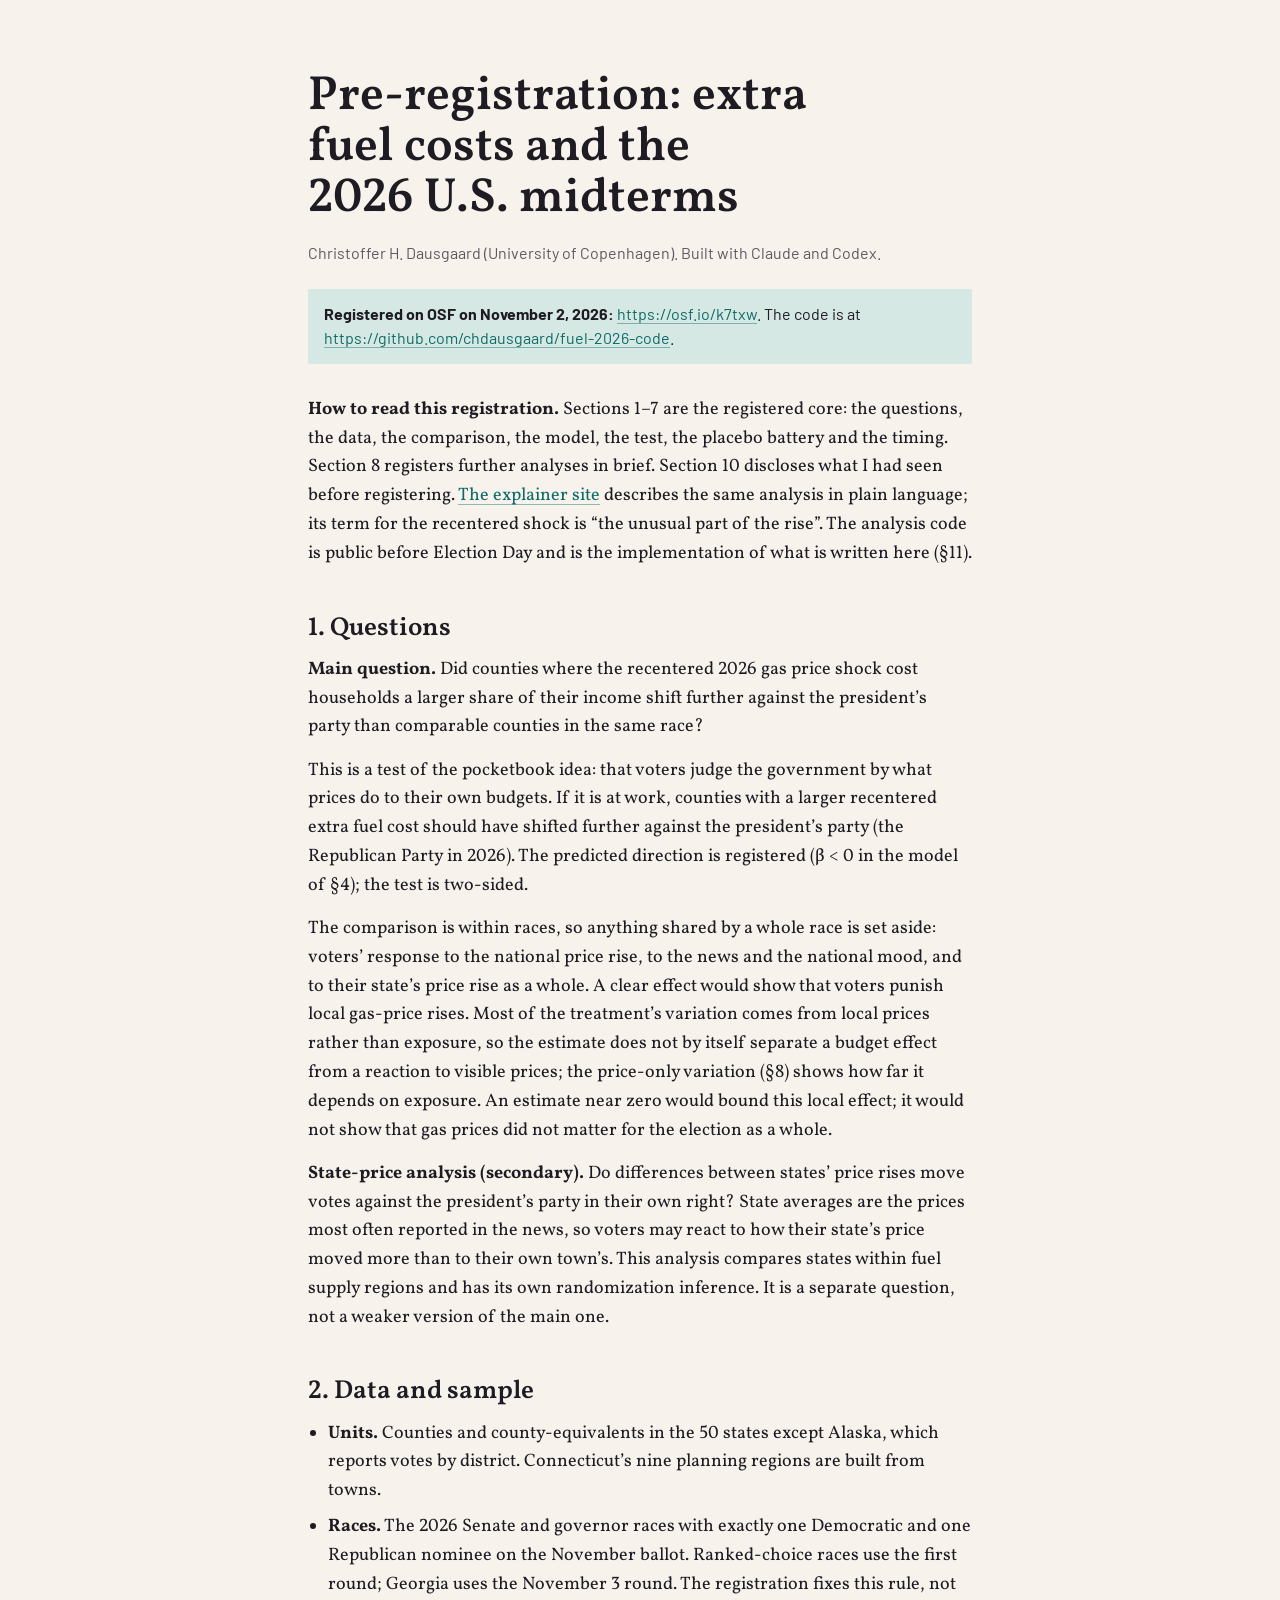
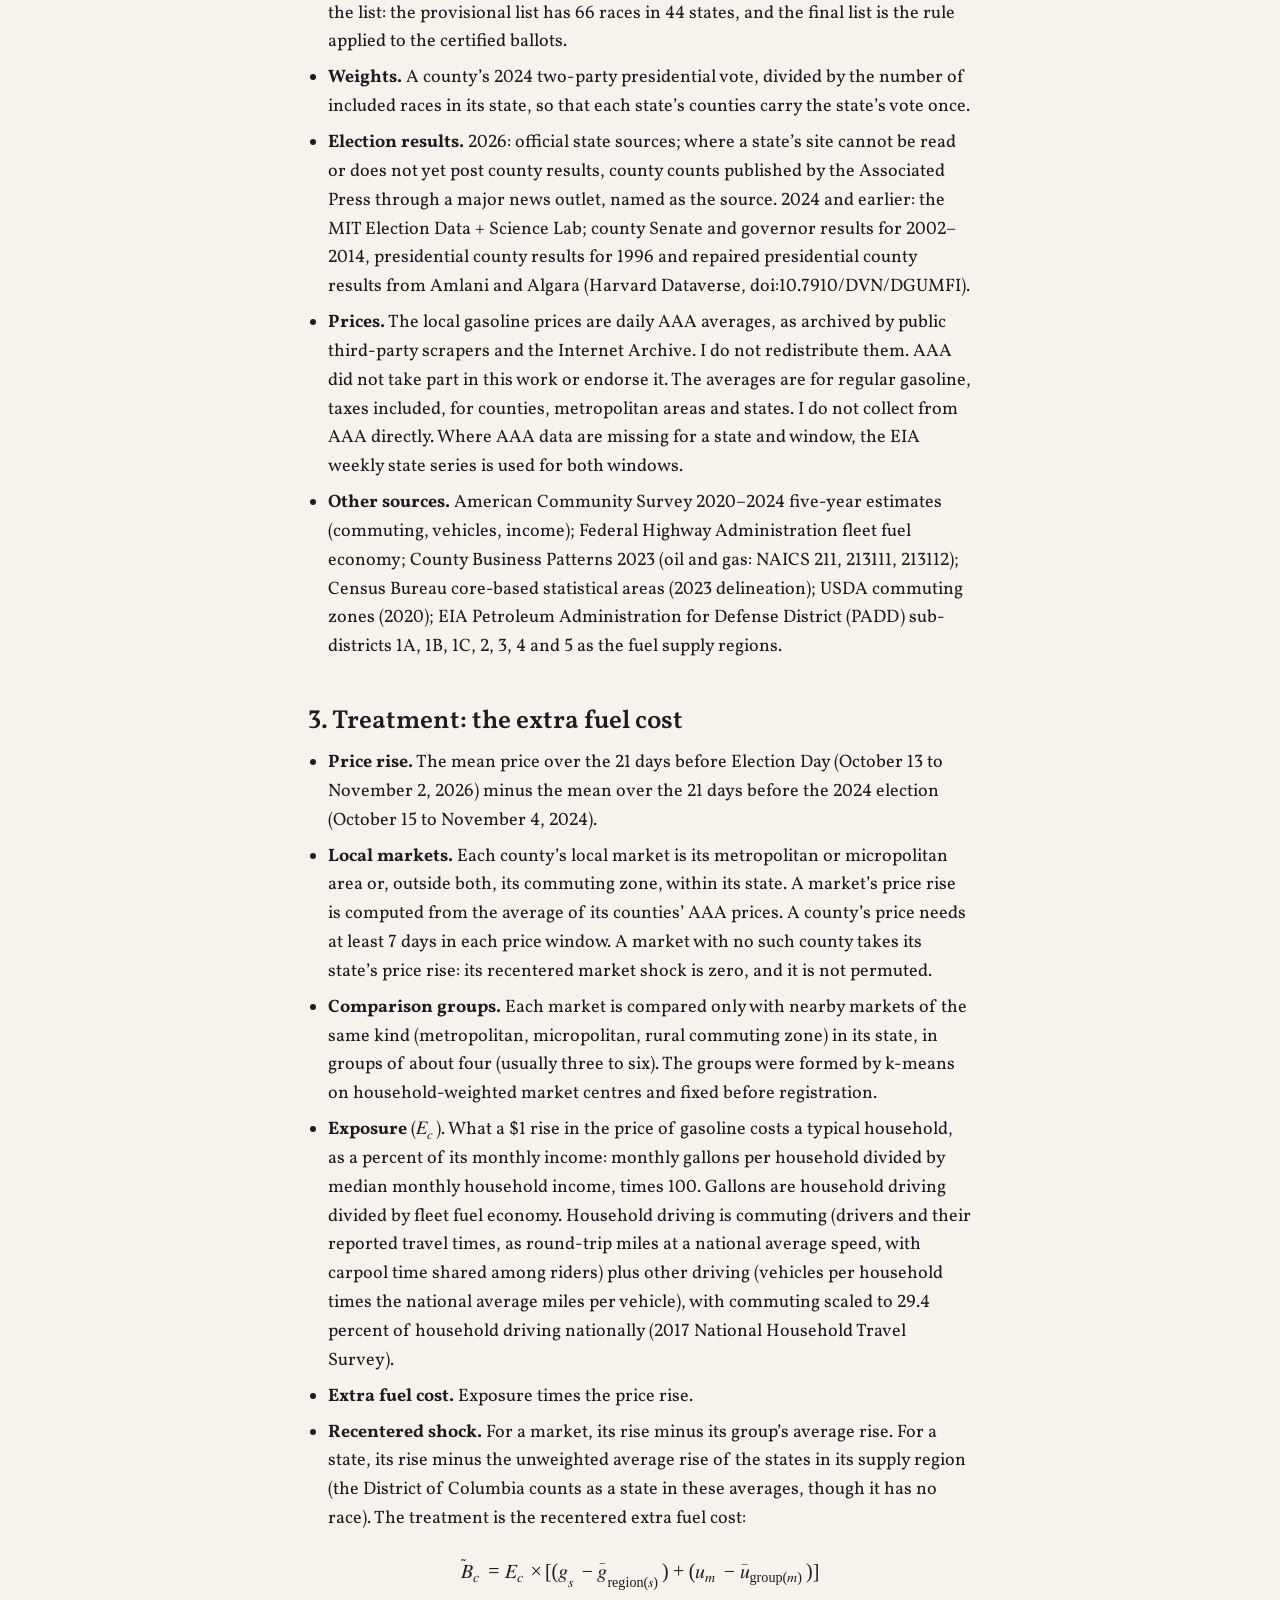
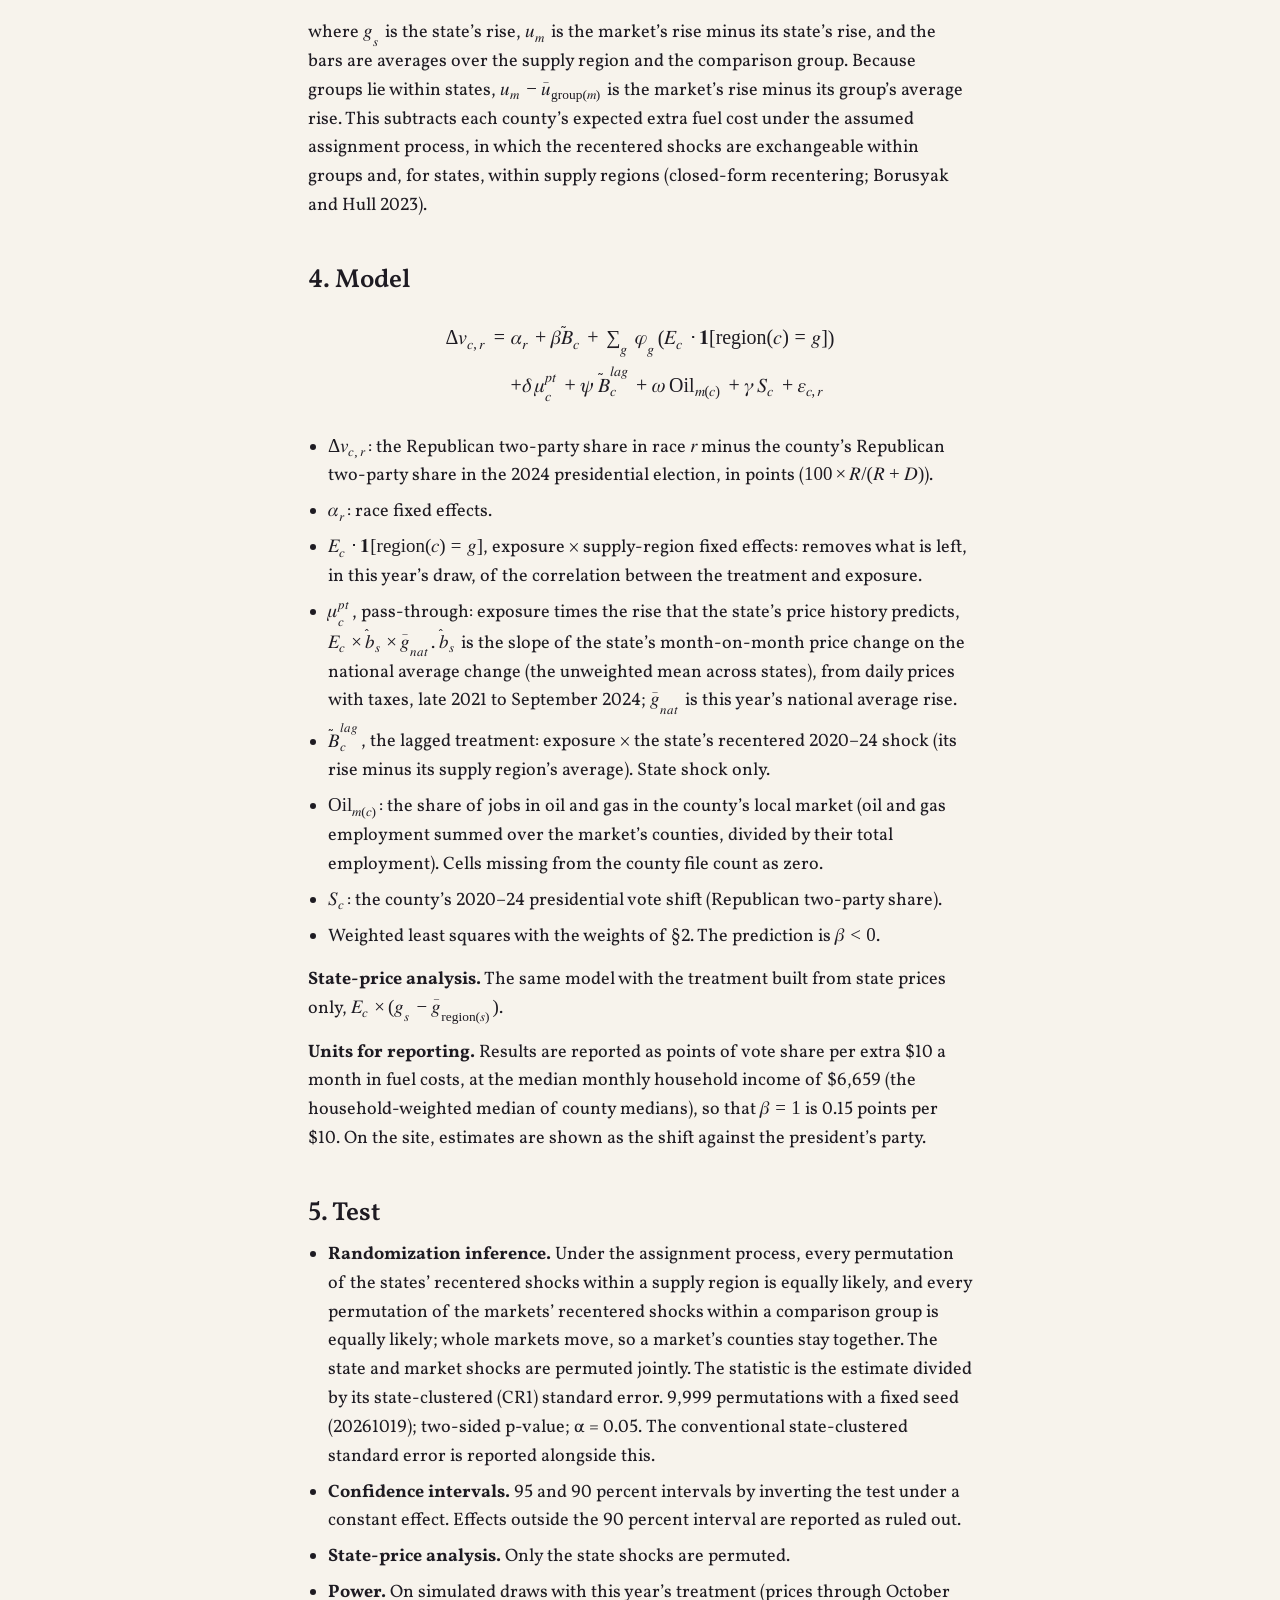
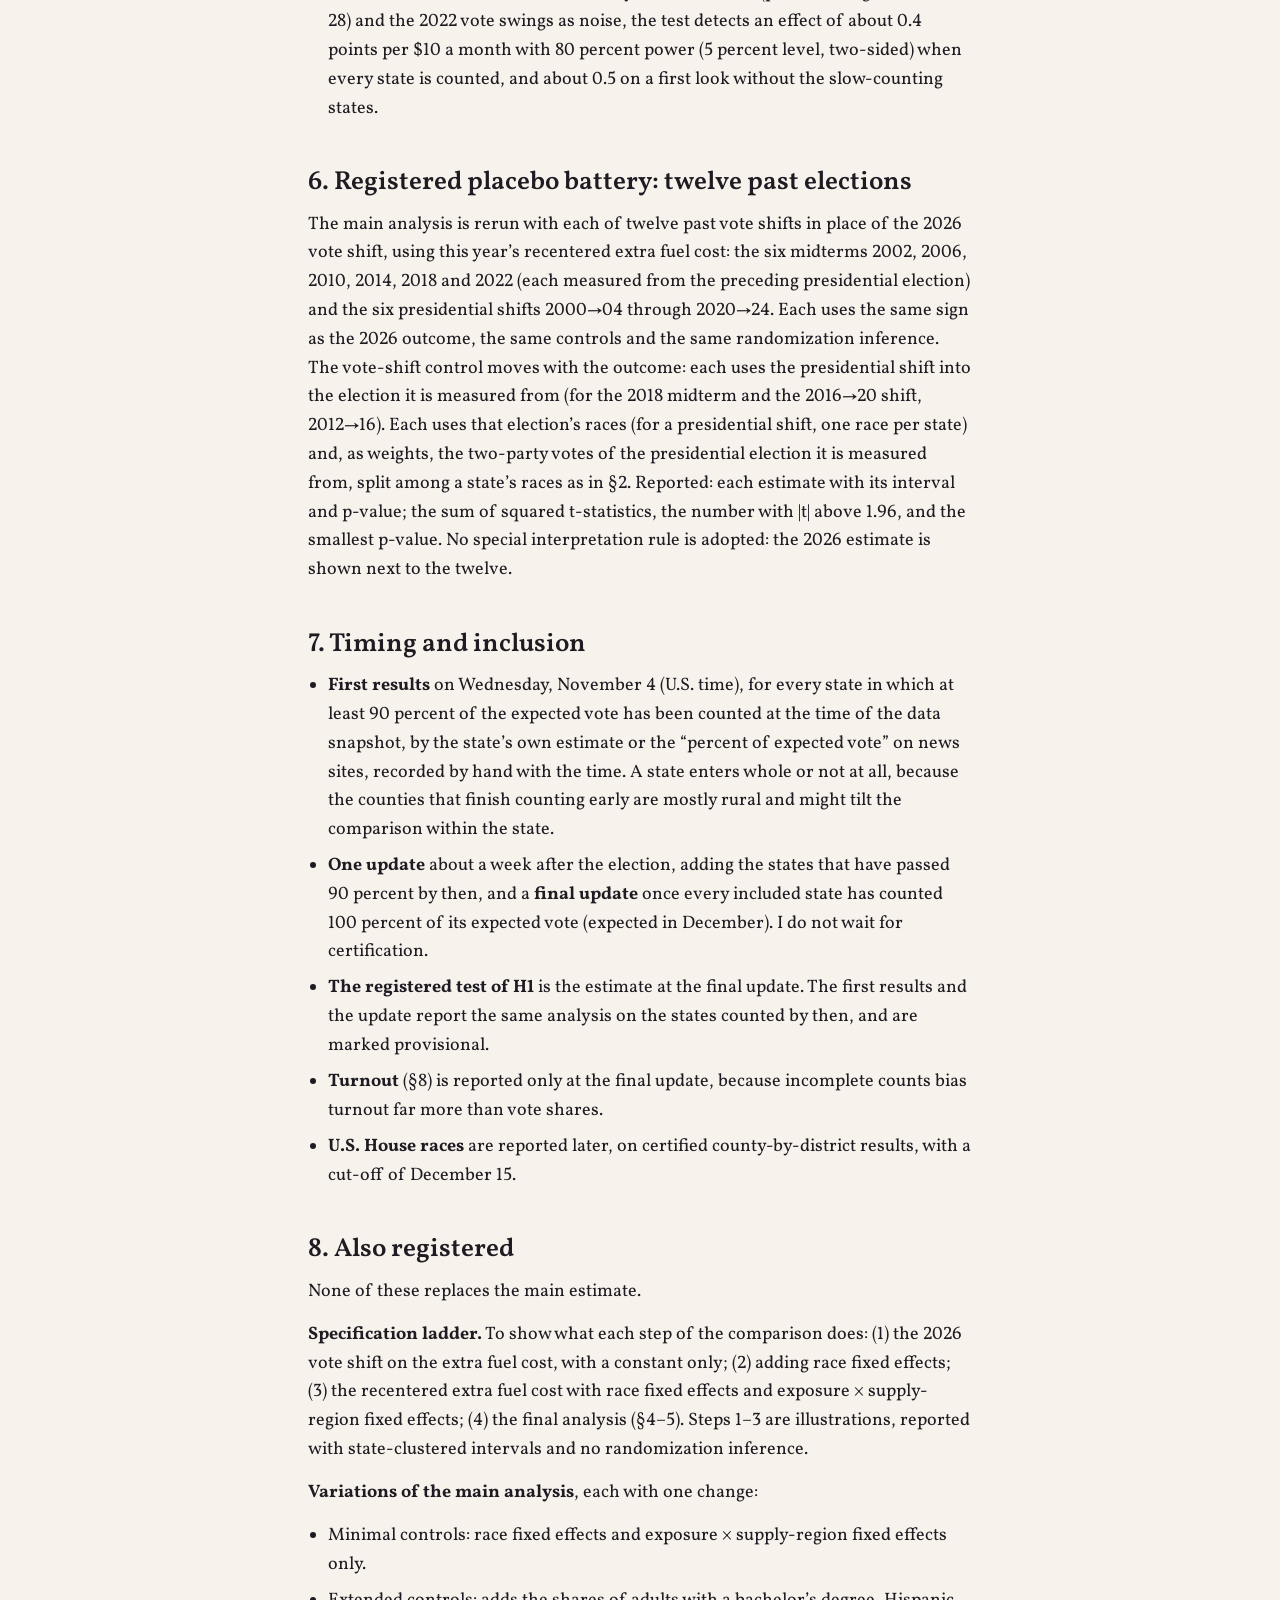
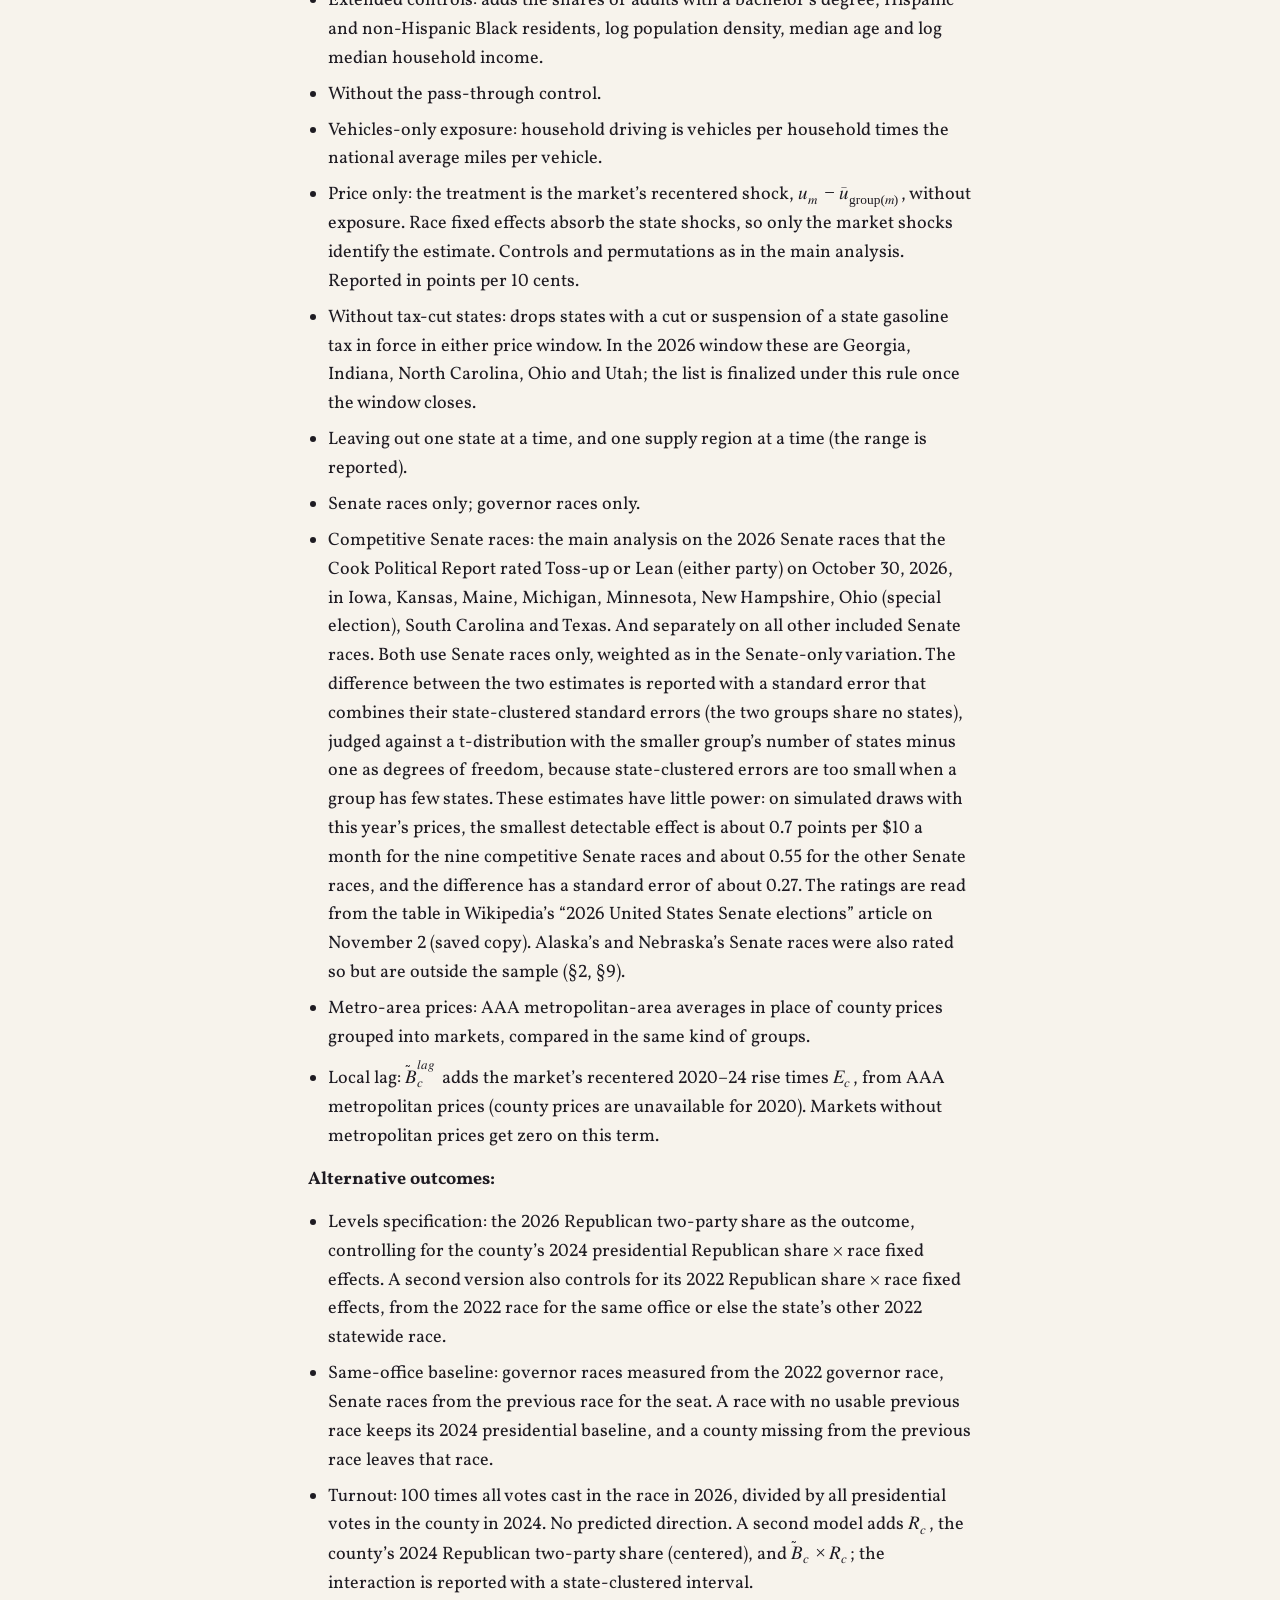
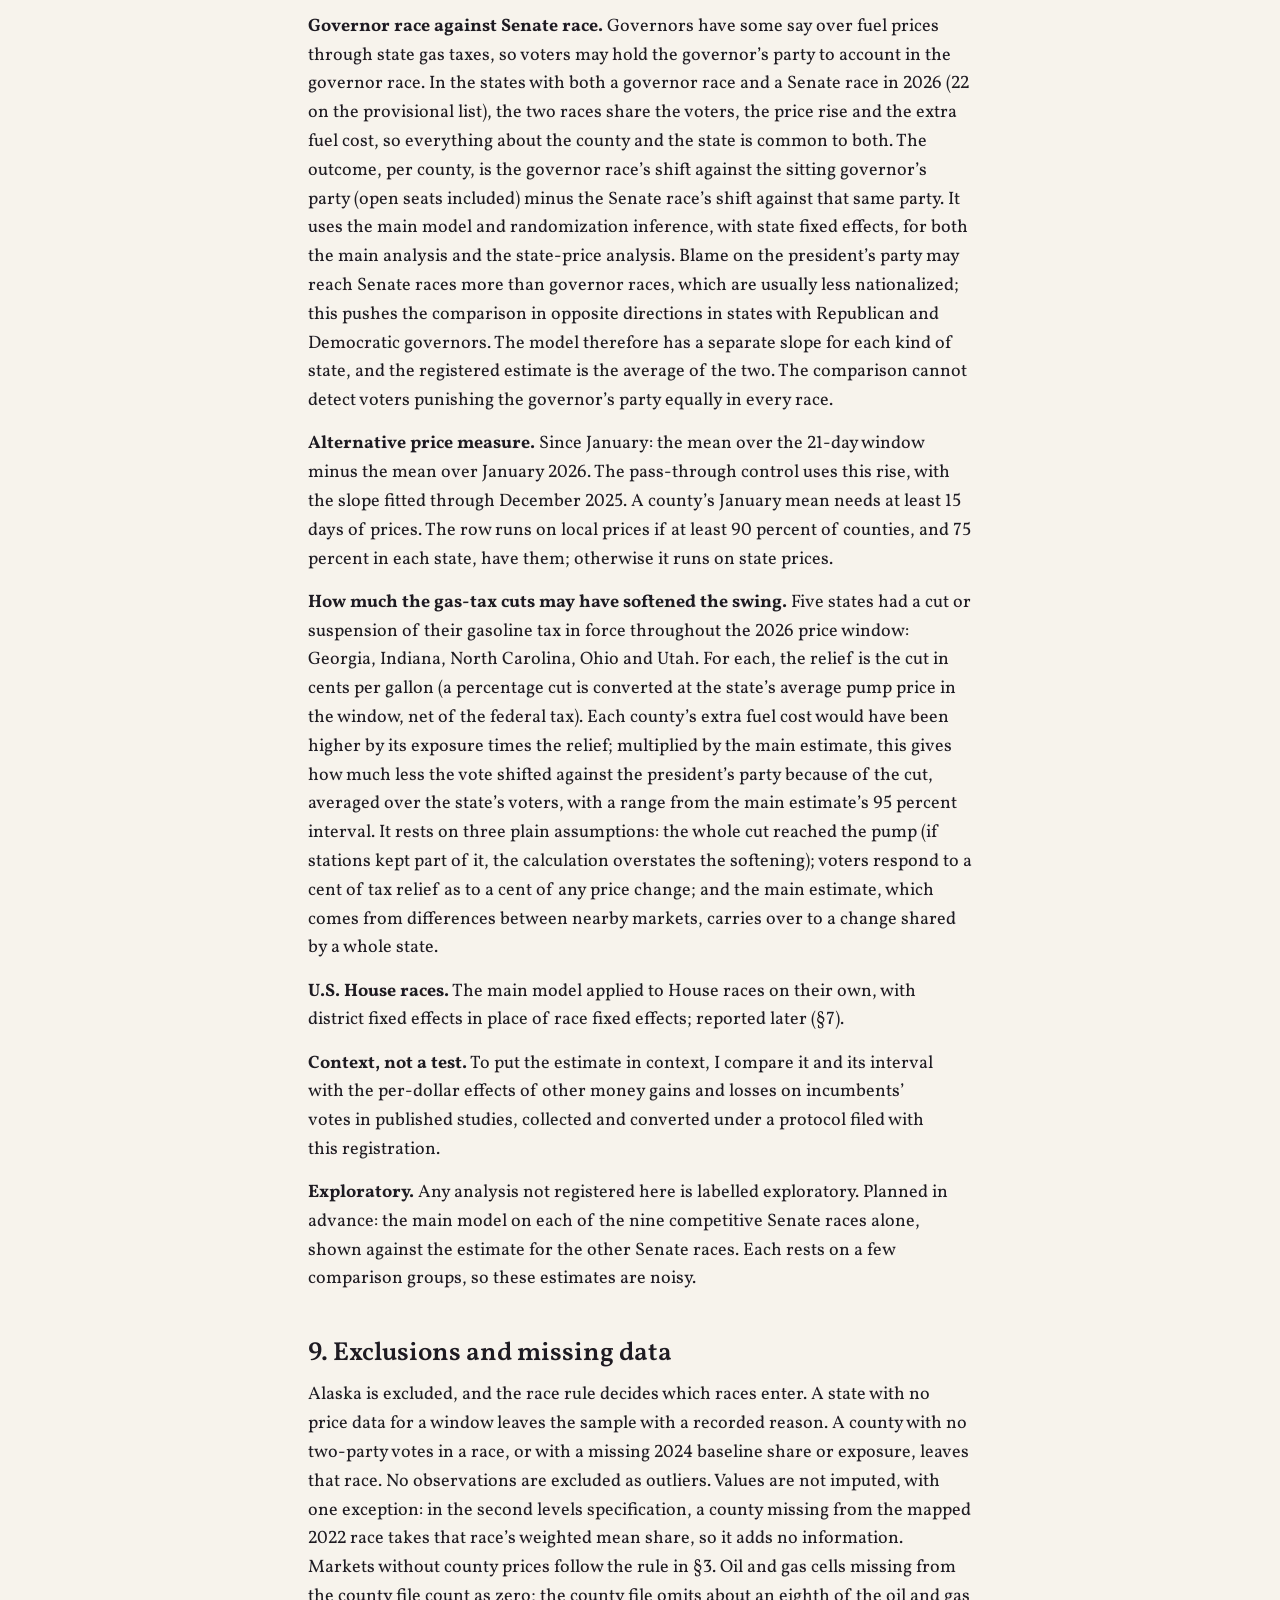
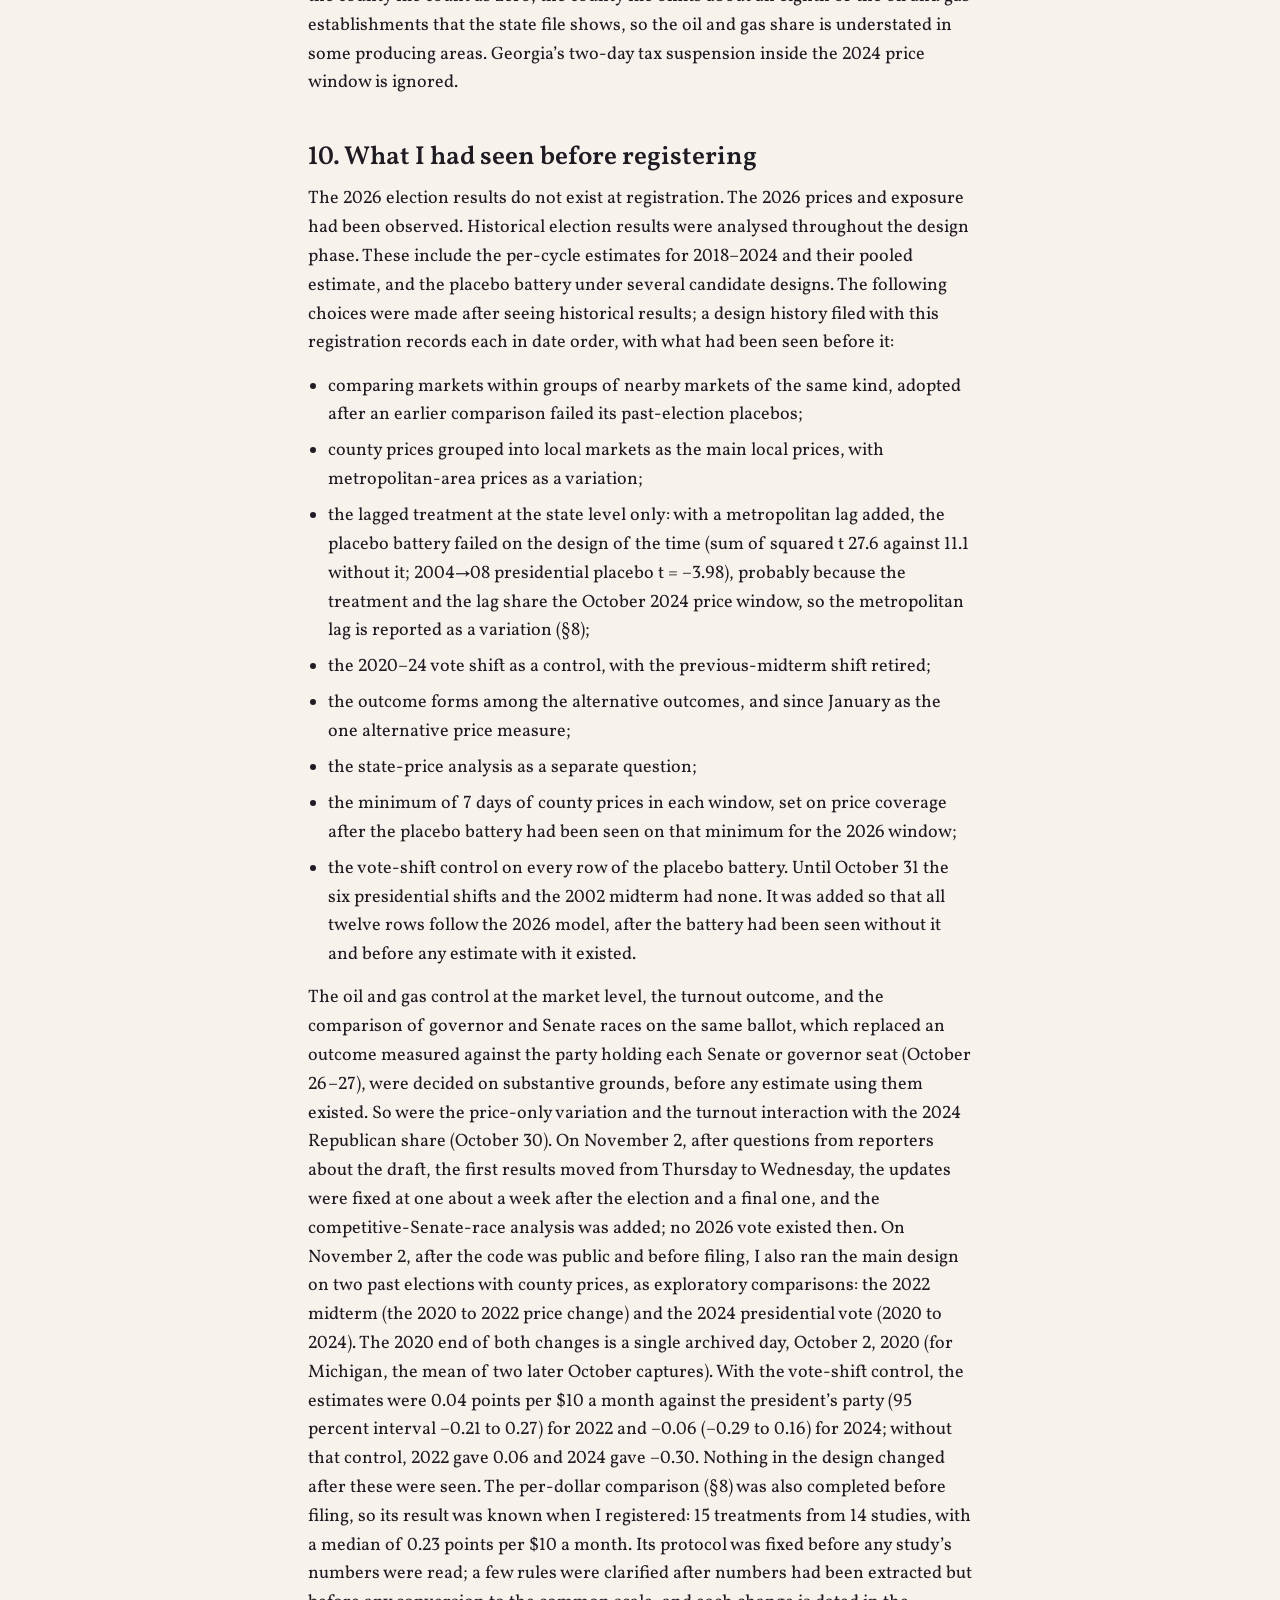
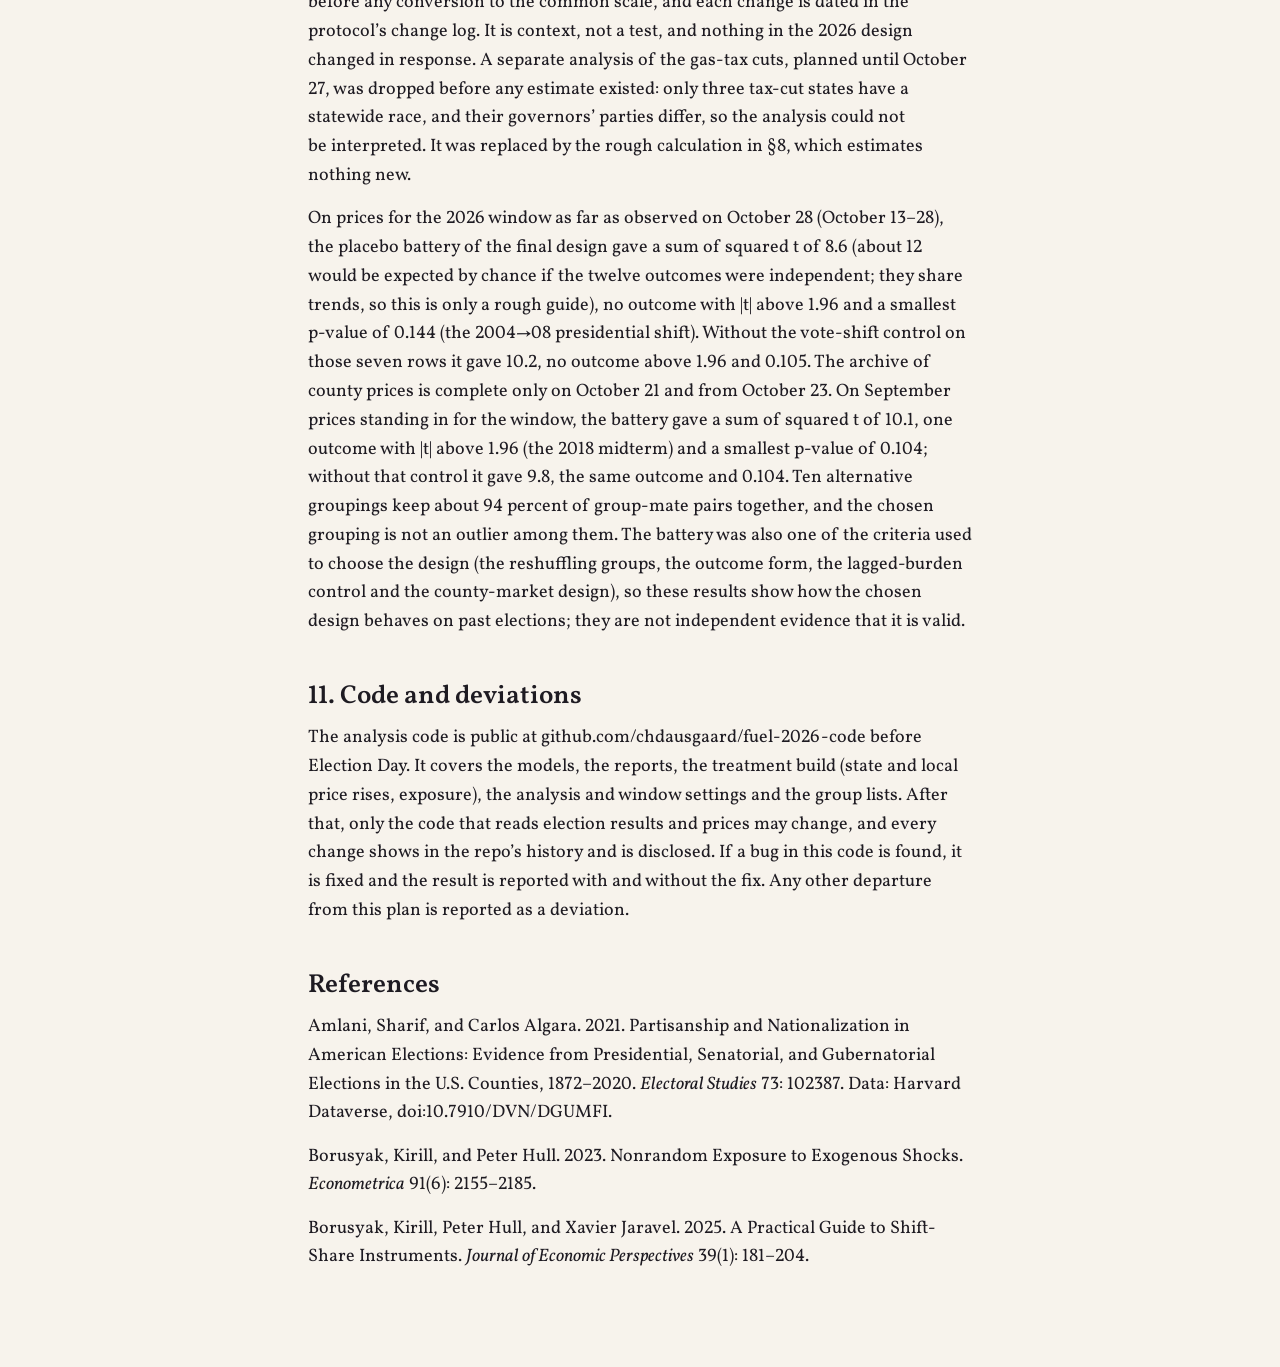
<file: plan.html>
<!doctype html>
<html lang="en">
<head>
<meta charset="utf-8">
<meta name="viewport" content="width=device-width, initial-scale=1">
<title>Pre-registration: extra fuel costs and the 2026 U.S. midterms</title>
<meta name="description" content="Pre-registration of a test of whether counties with a larger recentered gas price shock shifted further against the president&#x27;s party in 2026.">
<meta name="color-scheme" content="light">
<meta name="theme-color" content="#F7F3EC">
<link rel="canonical" href="https://chdausgaard.github.io/fuel-2026/plan.html">
<meta property="og:type" content="article">
<meta property="og:url" content="https://chdausgaard.github.io/fuel-2026/plan.html">
<meta property="og:title" content="Pre-registration: extra fuel costs and the 2026 U.S. midterms">
<meta property="og:description" content="Pre-registration of a test of whether counties with a larger recentered gas price shock shifted further against the president&#x27;s party in 2026.">
<meta property="og:image" content="https://chdausgaard.github.io/fuel-2026/share.jpg">
<meta property="og:image:width" content="1200">
<meta property="og:image:height" content="630">
<meta name="twitter:card" content="summary_large_image">
<meta name="twitter:creator" content="@chdausgaard">
<meta name="twitter:title" content="Pre-registration: extra fuel costs and the 2026 U.S. midterms">
<meta name="twitter:description" content="Pre-registration of a test of whether counties with a larger recentered gas price shock shifted further against the president&#x27;s party in 2026.">
<meta name="twitter:image" content="https://chdausgaard.github.io/fuel-2026/share.jpg">
<link rel="preconnect" href="https://fonts.googleapis.com">
<link rel="preconnect" href="https://fonts.gstatic.com" crossorigin>
<link href="https://fonts.googleapis.com/css2?family=Barlow:wght@400;500;600&family=Vollkorn:ital,wght@0,400;0,600;1,400&display=swap" rel="stylesheet">
<link rel="icon" href="favicon.svg" type="image/svg+xml">
<link rel="stylesheet" href="css/site.css">
<link rel="stylesheet" href="css/plan.css">
</head>
<body>
<main class="plan">
<h1 id="pre-registration-extra-fuel-costs-and-the-2026-u.s.-midterms">Pre-registration: extra fuel costs and the 2026 U.S. midterms</h1>
<p>Christoffer H. Dausgaard (University of Copenhagen). Built with Claude and Codex.</p>
<p class="plan-note"><strong>Registered on OSF on November 2, 2026:</strong> <a href="https://osf.io/k7txw">https://osf.io/k7txw</a>. The code is at <a href="https://github.com/chdausgaard/fuel-2026-code">https://github.com/chdausgaard/fuel-2026-code</a>.</p>
<p><strong>How to read this registration.</strong> Sections 1–7 are the registered core: the questions, the data, the comparison, the model, the test, the placebo battery and the timing. Section 8 registers further analyses in brief. Section 10 discloses what I had seen before registering. <a href="./">The explainer site</a> describes the same analysis in plain language; its term for the recentered shock is “the unusual part of the rise”. The analysis code is public before Election Day and is the implementation of what is written here (§11).</p>
<h2 id="questions">1. Questions</h2>
<p><strong>Main question.</strong> Did counties where the recentered 2026 gas price shock cost households a larger share of their income shift further against the president’s party than comparable counties in the same race?</p>
<p>This is a test of the pocketbook idea: that voters judge the government by what prices do to their own budgets. If it is at work, counties with a larger recentered extra fuel cost should have shifted further against the president’s party (the Republican Party in 2026). The predicted direction is registered (β &lt; 0 in the model of §4); the test is two-sided.</p>
<p>The comparison is within races, so anything shared by a whole race is set aside: voters’ response to the national price rise, to the news and the national mood, and to their state’s price rise as a whole. A clear effect would show that voters punish local gas-price rises. Most of the treatment’s variation comes from local prices rather than exposure, so the estimate does not by itself separate a budget effect from a reaction to visible prices; the price-only variation (§8) shows how far it depends on exposure. An estimate near zero would bound this local effect; it would not show that gas prices did not matter for the election as a whole.</p>
<p><strong>State-price analysis (secondary).</strong> Do differences between states’ price rises move votes against the president’s party in their own right? State averages are the prices most often reported in the news, so voters may react to how their state’s price moved more than to their own town’s. This analysis compares states within fuel supply regions and has its own randomization inference. It is a separate question, not a weaker version of the main one.</p>
<h2 id="data-and-sample">2. Data and sample</h2>
<ul>
<li><strong>Units.</strong> Counties and county-equivalents in the 50 states except Alaska, which reports votes by district. Connecticut’s nine planning regions are built from towns.</li>
<li><strong>Races.</strong> The 2026 Senate and governor races with exactly one Democratic and one Republican nominee on the November ballot. Ranked-choice races use the first round; Georgia uses the November 3 round. The registration fixes this rule, not the list: the provisional list has 66 races in 44 states, and the final list is the rule applied to the certified ballots.</li>
<li><strong>Weights.</strong> A county’s 2024 two-party presidential vote, divided by the number of included races in its state, so that each state’s counties carry the state’s vote once.</li>
<li><strong>Election results.</strong> 2026: official state sources; where a state’s site cannot be read or does not yet post county results, county counts published by the Associated Press through a major news outlet, named as the source. 2024 and earlier: the MIT Election Data + Science Lab; county Senate and governor results for 2002–2014, presidential county results for 1996 and repaired presidential county results from Amlani and Algara (Harvard Dataverse, doi:10.7910/DVN/DGUMFI).</li>
<li><strong>Prices.</strong> The local gasoline prices are daily AAA averages, as archived by public third-party scrapers and the Internet Archive. I do not redistribute them. AAA did not take part in this work or endorse it. The averages are for regular gasoline, taxes included, for counties, metropolitan areas and states. I do not collect from AAA directly. Where AAA data are missing for a state and window, the EIA weekly state series is used for both windows.</li>
<li><strong>Other sources.</strong> American Community Survey 2020–2024 five-year estimates (commuting, vehicles, income); Federal Highway Administration fleet fuel economy; County Business Patterns 2023 (oil and gas: NAICS 211, 213111, 213112); Census Bureau core-based statistical areas (2023 delineation); USDA commuting zones (2020); EIA Petroleum Administration for Defense District (PADD) sub-districts 1A, 1B, 1C, 2, 3, 4 and 5 as the fuel supply regions.</li>
</ul>
<h2 id="treatment-the-extra-fuel-cost">3. Treatment: the extra fuel cost</h2>
<ul>
<li><strong>Price rise.</strong> The mean price over the 21 days before Election Day (October 13 to November 2, 2026) minus the mean over the 21 days before the 2024 election (October 15 to November 4, 2024).</li>
<li><strong>Local markets.</strong> Each county’s local market is its metropolitan or micropolitan area or, outside both, its commuting zone, within its state. A market’s price rise is computed from the average of its counties’ AAA prices. A county’s price needs at least 7 days in each price window. A market with no such county takes its state’s price rise: its recentered market shock is zero, and it is not permuted.</li>
<li><strong>Comparison groups.</strong> Each market is compared only with nearby markets of the same kind (metropolitan, micropolitan, rural commuting zone) in its state, in groups of about four (usually three to six). The groups were formed by k-means on household-weighted market centres and fixed before registration.</li>
<li><strong>Exposure</strong> (<math display="inline" xmlns="http://www.w3.org/1998/Math/MathML"><semantics><msub><mi>E</mi><mi>c</mi></msub><annotation encoding="application/x-tex">E_c</annotation></semantics></math>). What a $1 rise in the price of gasoline costs a typical household, as a percent of its monthly income: monthly gallons per household divided by median monthly household income, times 100. Gallons are household driving divided by fleet fuel economy. Household driving is commuting (drivers and their reported travel times, as round-trip miles at a national average speed, with carpool time shared among riders) plus other driving (vehicles per household times the national average miles per vehicle), with commuting scaled to 29.4 percent of household driving nationally (2017 National Household Travel Survey).</li>
<li><strong>Extra fuel cost.</strong> Exposure times the price rise.</li>
<li><strong>Recentered shock.</strong> For a market, its rise minus its group’s average rise. For a state, its rise minus the unweighted average rise of the states in its supply region (the District of Columbia counts as a state in these averages, though it has no race). The treatment is the recentered extra fuel cost:</li>
</ul>
<div class="plan-eq"><math display="block" xmlns="http://www.w3.org/1998/Math/MathML"><semantics><mrow><msub><mover><mi>B</mi><mo accent="true">̃</mo></mover><mi>c</mi></msub><mo>=</mo><msub><mi>E</mi><mi>c</mi></msub><mo>×</mo><mrow><mo stretchy="true" form="prefix">[</mo><mo stretchy="false" form="prefix">(</mo><msub><mi>g</mi><mi>s</mi></msub><mo>−</mo><msub><mover><mi>g</mi><mo accent="true">‾</mo></mover><mrow><mtext mathvariant="normal">region</mtext><mo stretchy="false" form="prefix">(</mo><mi>s</mi><mo stretchy="false" form="postfix">)</mo></mrow></msub><mo stretchy="false" form="postfix">)</mo><mo>+</mo><mo stretchy="false" form="prefix">(</mo><msub><mi>u</mi><mi>m</mi></msub><mo>−</mo><msub><mover><mi>u</mi><mo accent="true">‾</mo></mover><mrow><mtext mathvariant="normal">group</mtext><mo stretchy="false" form="prefix">(</mo><mi>m</mi><mo stretchy="false" form="postfix">)</mo></mrow></msub><mo stretchy="false" form="postfix">)</mo><mo stretchy="true" form="postfix">]</mo></mrow></mrow><annotation encoding="application/x-tex">\tilde{B}_c = E_c \times \left[(g_s - \bar{g}_{\text{region}(s)}) + (u_m - \bar{u}_{\text{group}(m)})\right]</annotation></semantics></math></div>
<p>where <math display="inline" xmlns="http://www.w3.org/1998/Math/MathML"><semantics><msub><mi>g</mi><mi>s</mi></msub><annotation encoding="application/x-tex">g_s</annotation></semantics></math> is the state’s rise, <math display="inline" xmlns="http://www.w3.org/1998/Math/MathML"><semantics><msub><mi>u</mi><mi>m</mi></msub><annotation encoding="application/x-tex">u_m</annotation></semantics></math> is the market’s rise minus its state’s rise, and the bars are averages over the supply region and the comparison group. Because groups lie within states, <math display="inline" xmlns="http://www.w3.org/1998/Math/MathML"><semantics><mrow><msub><mi>u</mi><mi>m</mi></msub><mo>−</mo><msub><mover><mi>u</mi><mo accent="true">‾</mo></mover><mrow><mtext mathvariant="normal">group</mtext><mo stretchy="false" form="prefix">(</mo><mi>m</mi><mo stretchy="false" form="postfix">)</mo></mrow></msub></mrow><annotation encoding="application/x-tex">u_m - \bar{u}_{\text{group}(m)}</annotation></semantics></math> is the market’s rise minus its group’s average rise. This subtracts each county’s expected extra fuel cost under the assumed assignment process, in which the recentered shocks are exchangeable within groups and, for states, within supply regions (closed-form recentering; Borusyak and Hull 2023).</p>
<h2 id="model">4. Model</h2>
<div class="plan-eq"><math display="block" xmlns="http://www.w3.org/1998/Math/MathML"><semantics><mtable><mtr><mtd columnalign="right" style="text-align: right; padding-right: 0"><mi mathvariant="normal">Δ</mi><msub><mi>v</mi><mrow><mi>c</mi><mo>,</mo><mi>r</mi></mrow></msub><mo>=</mo><mrow></mrow></mtd><mtd columnalign="left" style="text-align: left; padding-left: 0"><msub><mi>α</mi><mi>r</mi></msub><mo>+</mo><mi>β</mi><msub><mover><mi>B</mi><mo accent="true">̃</mo></mover><mi>c</mi></msub><mo>+</mo><munder><mo>∑</mo><mi>g</mi></munder><msub><mi>φ</mi><mi>g</mi></msub><mrow><mo stretchy="true" form="prefix">(</mo><msub><mi>E</mi><mi>c</mi></msub><mo>⋅</mo><mn mathvariant="bold">𝟏</mn><mo stretchy="false" form="prefix">[</mo><mtext mathvariant="normal">region</mtext><mo stretchy="false" form="prefix">(</mo><mi>c</mi><mo stretchy="false" form="postfix">)</mo><mo>=</mo><mi>g</mi><mo stretchy="false" form="postfix">]</mo><mo stretchy="true" form="postfix">)</mo></mrow></mtd></mtr><mtr><mtd columnalign="right" style="text-align: right; padding-right: 0"></mtd><mtd columnalign="left" style="text-align: left; padding-left: 0"><mi>+</mi><mi>δ</mi><mspace width="0.167em"></mspace><msubsup><mi>μ</mi><mi>c</mi><mrow><mi>p</mi><mi>t</mi></mrow></msubsup><mo>+</mo><mi>ψ</mi><mspace width="0.167em"></mspace><msubsup><mover><mi>B</mi><mo accent="true">̃</mo></mover><mi>c</mi><mrow><mi>l</mi><mi>a</mi><mi>g</mi></mrow></msubsup><mo>+</mo><mi>ω</mi><mspace width="0.167em"></mspace><msub><mtext mathvariant="normal">Oil</mtext><mrow><mi>m</mi><mo stretchy="false" form="prefix">(</mo><mi>c</mi><mo stretchy="false" form="postfix">)</mo></mrow></msub><mo>+</mo><mi>γ</mi><mspace width="0.167em"></mspace><msub><mi>S</mi><mi>c</mi></msub><mo>+</mo><msub><mi>ε</mi><mrow><mi>c</mi><mo>,</mo><mi>r</mi></mrow></msub></mtd></mtr></mtable><annotation encoding="application/x-tex">\begin{aligned}\Delta v_{c,r} = {} &amp; \alpha_r + \beta \tilde{B}_c + \sum_g \varphi_g \left(E_c \cdot \mathbf{1}[\text{region}(c) = g]\right) \\ &amp; + \delta\, \mu^{pt}_c + \psi\, \tilde{B}^{lag}_c + \omega\, \text{Oil}_{m(c)} + \gamma\, S_c + \varepsilon_{c,r}\end{aligned}</annotation></semantics></math></div>
<ul>
<li><math display="inline" xmlns="http://www.w3.org/1998/Math/MathML"><semantics><mrow><mi mathvariant="normal">Δ</mi><msub><mi>v</mi><mrow><mi>c</mi><mo>,</mo><mi>r</mi></mrow></msub></mrow><annotation encoding="application/x-tex">\Delta v_{c,r}</annotation></semantics></math>: the Republican two-party share in race <math display="inline" xmlns="http://www.w3.org/1998/Math/MathML"><semantics><mi>r</mi><annotation encoding="application/x-tex">r</annotation></semantics></math> minus the county’s Republican two-party share in the 2024 presidential election, in points (<math display="inline" xmlns="http://www.w3.org/1998/Math/MathML"><semantics><mrow><mn>100</mn><mo>×</mo><mi>R</mi><mi>/</mi><mo stretchy="false" form="prefix">(</mo><mi>R</mi><mo>+</mo><mi>D</mi><mo stretchy="false" form="postfix">)</mo></mrow><annotation encoding="application/x-tex">100 \times R / (R + D)</annotation></semantics></math>).</li>
<li><math display="inline" xmlns="http://www.w3.org/1998/Math/MathML"><semantics><msub><mi>α</mi><mi>r</mi></msub><annotation encoding="application/x-tex">\alpha_r</annotation></semantics></math>: race fixed effects.</li>
<li><math display="inline" xmlns="http://www.w3.org/1998/Math/MathML"><semantics><mrow><msub><mi>E</mi><mi>c</mi></msub><mo>⋅</mo><mn mathvariant="bold">𝟏</mn><mo stretchy="false" form="prefix">[</mo><mtext mathvariant="normal">region</mtext><mo stretchy="false" form="prefix">(</mo><mi>c</mi><mo stretchy="false" form="postfix">)</mo><mo>=</mo><mi>g</mi><mo stretchy="false" form="postfix">]</mo></mrow><annotation encoding="application/x-tex">E_c \cdot \mathbf{1}[\text{region}(c) = g]</annotation></semantics></math>, exposure × supply-region fixed effects: removes what is left, in this year’s draw, of the correlation between the treatment and exposure.</li>
<li><math display="inline" xmlns="http://www.w3.org/1998/Math/MathML"><semantics><msubsup><mi>μ</mi><mi>c</mi><mrow><mi>p</mi><mi>t</mi></mrow></msubsup><annotation encoding="application/x-tex">\mu^{pt}_c</annotation></semantics></math>, pass-through: exposure times the rise that the state’s price history predicts, <math display="inline" xmlns="http://www.w3.org/1998/Math/MathML"><semantics><mrow><msub><mi>E</mi><mi>c</mi></msub><mo>×</mo><msub><mover><mi>b</mi><mo accent="true">̂</mo></mover><mi>s</mi></msub><mo>×</mo><msub><mover><mi>g</mi><mo accent="true">‾</mo></mover><mrow><mi>n</mi><mi>a</mi><mi>t</mi></mrow></msub></mrow><annotation encoding="application/x-tex">E_c \times \hat{b}_s \times \bar{g}_{nat}</annotation></semantics></math>. <math display="inline" xmlns="http://www.w3.org/1998/Math/MathML"><semantics><msub><mover><mi>b</mi><mo accent="true">̂</mo></mover><mi>s</mi></msub><annotation encoding="application/x-tex">\hat{b}_s</annotation></semantics></math> is the slope of the state’s month-on-month price change on the national average change (the unweighted mean across states), from daily prices with taxes, late 2021 to September 2024; <math display="inline" xmlns="http://www.w3.org/1998/Math/MathML"><semantics><msub><mover><mi>g</mi><mo accent="true">‾</mo></mover><mrow><mi>n</mi><mi>a</mi><mi>t</mi></mrow></msub><annotation encoding="application/x-tex">\bar{g}_{nat}</annotation></semantics></math> is this year’s national average rise.</li>
<li><math display="inline" xmlns="http://www.w3.org/1998/Math/MathML"><semantics><msubsup><mover><mi>B</mi><mo accent="true">̃</mo></mover><mi>c</mi><mrow><mi>l</mi><mi>a</mi><mi>g</mi></mrow></msubsup><annotation encoding="application/x-tex">\tilde{B}^{lag}_c</annotation></semantics></math>, the lagged treatment: exposure × the state’s recentered 2020–24 shock (its rise minus its supply region’s average). State shock only.</li>
<li><math display="inline" xmlns="http://www.w3.org/1998/Math/MathML"><semantics><msub><mtext mathvariant="normal">Oil</mtext><mrow><mi>m</mi><mo stretchy="false" form="prefix">(</mo><mi>c</mi><mo stretchy="false" form="postfix">)</mo></mrow></msub><annotation encoding="application/x-tex">\text{Oil}_{m(c)}</annotation></semantics></math>: the share of jobs in oil and gas in the county’s local market (oil and gas employment summed over the market’s counties, divided by their total employment). Cells missing from the county file count as zero.</li>
<li><math display="inline" xmlns="http://www.w3.org/1998/Math/MathML"><semantics><msub><mi>S</mi><mi>c</mi></msub><annotation encoding="application/x-tex">S_c</annotation></semantics></math>: the county’s 2020–24 presidential vote shift (Republican two-party share).</li>
<li>Weighted least squares with the weights of §2. The prediction is <math display="inline" xmlns="http://www.w3.org/1998/Math/MathML"><semantics><mrow><mi>β</mi><mo>&lt;</mo><mn>0</mn></mrow><annotation encoding="application/x-tex">\beta &lt; 0</annotation></semantics></math>.</li>
</ul>
<p><strong>State-price analysis.</strong> The same model with the treatment built from state prices only, <math display="inline" xmlns="http://www.w3.org/1998/Math/MathML"><semantics><mrow><msub><mi>E</mi><mi>c</mi></msub><mo>×</mo><mo stretchy="false" form="prefix">(</mo><msub><mi>g</mi><mi>s</mi></msub><mo>−</mo><msub><mover><mi>g</mi><mo accent="true">‾</mo></mover><mrow><mtext mathvariant="normal">region</mtext><mo stretchy="false" form="prefix">(</mo><mi>s</mi><mo stretchy="false" form="postfix">)</mo></mrow></msub><mo stretchy="false" form="postfix">)</mo></mrow><annotation encoding="application/x-tex">E_c \times (g_s - \bar{g}_{\text{region}(s)})</annotation></semantics></math>.</p>
<p><strong>Units for reporting.</strong> Results are reported as points of vote share per extra $10 a month in fuel costs, at the median monthly household income of $6,659 (the household-weighted median of county medians), so that <math display="inline" xmlns="http://www.w3.org/1998/Math/MathML"><semantics><mrow><mi>β</mi><mo>=</mo><mn>1</mn></mrow><annotation encoding="application/x-tex">\beta = 1</annotation></semantics></math> is 0.15 points per $10. On the site, estimates are shown as the shift against the president’s party.</p>
<h2 id="test">5. Test</h2>
<ul>
<li><strong>Randomization inference.</strong> Under the assignment process, every permutation of the states’ recentered shocks within a supply region is equally likely, and every permutation of the markets’ recentered shocks within a comparison group is equally likely; whole markets move, so a market’s counties stay together. The state and market shocks are permuted jointly. The statistic is the estimate divided by its state-clustered (CR1) standard error. 9,999 permutations with a fixed seed (20261019); two-sided p-value; α = 0.05. The conventional state-clustered standard error is reported alongside this.</li>
<li><strong>Confidence intervals.</strong> 95 and 90 percent intervals by inverting the test under a constant effect. Effects outside the 90 percent interval are reported as ruled out.</li>
<li><strong>State-price analysis.</strong> Only the state shocks are permuted.</li>
<li><strong>Power.</strong> On simulated draws with this year’s treatment (prices through October 28) and the 2022 vote swings as noise, the test detects an effect of about 0.4 points per $10 a month with 80 percent power (5 percent level, two-sided) when every state is counted, and about 0.5 on a first look without the slow-counting states.</li>
</ul>
<h2 id="registered-placebo-battery-twelve-past-elections">6. Registered placebo battery: twelve past elections</h2>
<p>The main analysis is rerun with each of twelve past vote shifts in place of the 2026 vote shift, using this year’s recentered extra fuel cost: the six midterms 2002, 2006, 2010, 2014, 2018 and 2022 (each measured from the preceding presidential election) and the six presidential shifts 2000→04 through 2020→24. Each uses the same sign as the 2026 outcome, the same controls and the same randomization inference. The vote-shift control moves with the outcome: each uses the presidential shift into the election it is measured from (for the 2018 midterm and the 2016→20 shift, 2012→16). Each uses that election’s races (for a presidential shift, one race per state) and, as weights, the two-party votes of the presidential election it is measured from, split among a state’s races as in §2. Reported: each estimate with its interval and p-value; the sum of squared t-statistics, the number with |t| above 1.96, and the smallest p-value. No special interpretation rule is adopted: the 2026 estimate is shown next to the twelve.</p>
<h2 id="timing-and-inclusion">7. Timing and inclusion</h2>
<ul>
<li><strong>First results</strong> on Wednesday, November 4 (U.S. time), for every state in which at least 90 percent of the expected vote has been counted at the time of the data snapshot, by the state’s own estimate or the “percent of expected vote” on news sites, recorded by hand with the time. A state enters whole or not at all, because the counties that finish counting early are mostly rural and might tilt the comparison within the state.</li>
<li><strong>One update</strong> about a week after the election, adding the states that have passed 90 percent by then, and a <strong>final update</strong> once every included state has counted 100 percent of its expected vote (expected in December). I do not wait for certification.</li>
<li><strong>The registered test of H1</strong> is the estimate at the final update. The first results and the update report the same analysis on the states counted by then, and are marked provisional.</li>
<li><strong>Turnout</strong> (§8) is reported only at the final update, because incomplete counts bias turnout far more than vote shares.</li>
<li><strong>U.S. House races</strong> are reported later, on certified county-by-district results, with a cut-off of December 15.</li>
</ul>
<h2 id="also-registered">8. Also registered</h2>
<p>None of these replaces the main estimate.</p>
<p><strong>Specification ladder.</strong> To show what each step of the comparison does: (1) the 2026 vote shift on the extra fuel cost, with a constant only; (2) adding race fixed effects; (3) the recentered extra fuel cost with race fixed effects and exposure × supply-region fixed effects; (4) the final analysis (§4–5). Steps 1–3 are illustrations, reported with state-clustered intervals and no randomization inference.</p>
<p><strong>Variations of the main analysis</strong>, each with one change:</p>
<ul>
<li>Minimal controls: race fixed effects and exposure × supply-region fixed effects only.</li>
<li>Extended controls: adds the shares of adults with a bachelor’s degree, Hispanic and non-Hispanic Black residents, log population density, median age and log median household income.</li>
<li>Without the pass-through control.</li>
<li>Vehicles-only exposure: household driving is vehicles per household times the national average miles per vehicle.</li>
<li>Price only: the treatment is the market’s recentered shock, <math display="inline" xmlns="http://www.w3.org/1998/Math/MathML"><semantics><mrow><msub><mi>u</mi><mi>m</mi></msub><mo>−</mo><msub><mover><mi>u</mi><mo accent="true">‾</mo></mover><mrow><mtext mathvariant="normal">group</mtext><mo stretchy="false" form="prefix">(</mo><mi>m</mi><mo stretchy="false" form="postfix">)</mo></mrow></msub></mrow><annotation encoding="application/x-tex">u_m - \bar{u}_{\text{group}(m)}</annotation></semantics></math>, without exposure. Race fixed effects absorb the state shocks, so only the market shocks identify the estimate. Controls and permutations as in the main analysis. Reported in points per 10 cents.</li>
<li>Without tax-cut states: drops states with a cut or suspension of a state gasoline tax in force in either price window. In the 2026 window these are Georgia, Indiana, North Carolina, Ohio and Utah; the list is finalized under this rule once the window closes.</li>
<li>Leaving out one state at a time, and one supply region at a time (the range is reported).</li>
<li>Senate races only; governor races only.</li>
<li>Competitive Senate races: the main analysis on the 2026 Senate races that the Cook Political Report rated Toss-up or Lean (either party) on October 30, 2026, in Iowa, Kansas, Maine, Michigan, Minnesota, New Hampshire, Ohio (special election), South Carolina and Texas. And separately on all other included Senate races. Both use Senate races only, weighted as in the Senate-only variation. The difference between the two estimates is reported with a standard error that combines their state-clustered standard errors (the two groups share no states), judged against a t-distribution with the smaller group’s number of states minus one as degrees of freedom, because state-clustered errors are too small when a group has few states. These estimates have little power: on simulated draws with this year’s prices, the smallest detectable effect is about 0.7 points per $10 a month for the nine competitive Senate races and about 0.55 for the other Senate races, and the difference has a standard error of about 0.27. The ratings are read from the table in Wikipedia’s “2026 United States Senate elections” article on November 2 (saved copy). Alaska’s and Nebraska’s Senate races were also rated so but are outside the sample (§2, §9).</li>
<li>Metro-area prices: AAA metropolitan-area averages in place of county prices grouped into markets, compared in the same kind of groups.</li>
<li>Local lag: <math display="inline" xmlns="http://www.w3.org/1998/Math/MathML"><semantics><msubsup><mover><mi>B</mi><mo accent="true">̃</mo></mover><mi>c</mi><mrow><mi>l</mi><mi>a</mi><mi>g</mi></mrow></msubsup><annotation encoding="application/x-tex">\tilde{B}^{lag}_c</annotation></semantics></math> adds the market’s recentered 2020–24 rise times <math display="inline" xmlns="http://www.w3.org/1998/Math/MathML"><semantics><msub><mi>E</mi><mi>c</mi></msub><annotation encoding="application/x-tex">E_c</annotation></semantics></math>, from AAA metropolitan prices (county prices are unavailable for 2020). Markets without metropolitan prices get zero on this term.</li>
</ul>
<p><strong>Alternative outcomes:</strong></p>
<ul>
<li>Levels specification: the 2026 Republican two-party share as the outcome, controlling for the county’s 2024 presidential Republican share × race fixed effects. A second version also controls for its 2022 Republican share × race fixed effects, from the 2022 race for the same office or else the state’s other 2022 statewide race.</li>
<li>Same-office baseline: governor races measured from the 2022 governor race, Senate races from the previous race for the seat. A race with no usable previous race keeps its 2024 presidential baseline, and a county missing from the previous race leaves that race.</li>
<li>Turnout: 100 times all votes cast in the race in 2026, divided by all presidential votes in the county in 2024. No predicted direction. A second model adds <math display="inline" xmlns="http://www.w3.org/1998/Math/MathML"><semantics><msub><mi>R</mi><mi>c</mi></msub><annotation encoding="application/x-tex">R_c</annotation></semantics></math>, the county’s 2024 Republican two-party share (centered), and <math display="inline" xmlns="http://www.w3.org/1998/Math/MathML"><semantics><mrow><msub><mover><mi>B</mi><mo accent="true">̃</mo></mover><mi>c</mi></msub><mo>×</mo><msub><mi>R</mi><mi>c</mi></msub></mrow><annotation encoding="application/x-tex">\tilde{B}_c \times R_c</annotation></semantics></math>; the interaction is reported with a state-clustered interval.</li>
</ul>
<p><strong>Governor race against Senate race.</strong> Governors have some say over fuel prices through state gas taxes, so voters may hold the governor’s party to account in the governor race. In the states with both a governor race and a Senate race in 2026 (22 on the provisional list), the two races share the voters, the price rise and the extra fuel cost, so everything about the county and the state is common to both. The outcome, per county, is the governor race’s shift against the sitting governor’s party (open seats included) minus the Senate race’s shift against that same party. It uses the main model and randomization inference, with state fixed effects, for both the main analysis and the state-price analysis. Blame on the president’s party may reach Senate races more than governor races, which are usually less nationalized; this pushes the comparison in opposite directions in states with Republican and Democratic governors. The model therefore has a separate slope for each kind of state, and the registered estimate is the average of the two. The comparison cannot detect voters punishing the governor’s party equally in every race.</p>
<p><strong>Alternative price measure.</strong> Since January: the mean over the 21-day window minus the mean over January 2026. The pass-through control uses this rise, with the slope fitted through December 2025. A county’s January mean needs at least 15 days of prices. The row runs on local prices if at least 90 percent of counties, and 75 percent in each state, have them; otherwise it runs on state prices.</p>
<p><strong>How much the gas-tax cuts may have softened the swing.</strong> Five states had a cut or suspension of their gasoline tax in force throughout the 2026 price window: Georgia, Indiana, North Carolina, Ohio and Utah. For each, the relief is the cut in cents per gallon (a percentage cut is converted at the state’s average pump price in the window, net of the federal tax). Each county’s extra fuel cost would have been higher by its exposure times the relief; multiplied by the main estimate, this gives how much less the vote shifted against the president’s party because of the cut, averaged over the state’s voters, with a range from the main estimate’s 95 percent interval. It rests on three plain assumptions: the whole cut reached the pump (if stations kept part of it, the calculation overstates the softening); voters respond to a cent of tax relief as to a cent of any price change; and the main estimate, which comes from differences between nearby markets, carries over to a change shared by a whole state.</p>
<p><strong>U.S. House races.</strong> The main model applied to House races on their own, with district fixed effects in place of race fixed effects; reported later (§7).</p>
<p><strong>Context, not a test.</strong> To put the estimate in context, I compare it and its interval with the per-dollar effects of other money gains and losses on incumbents’ votes in published studies, collected and converted under a protocol filed with this registration.</p>
<p><strong>Exploratory.</strong> Any analysis not registered here is labelled exploratory. Planned in advance: the main model on each of the nine competitive Senate races alone, shown against the estimate for the other Senate races. Each rests on a few comparison groups, so these estimates are noisy.</p>
<h2 id="exclusions-and-missing-data">9. Exclusions and missing data</h2>
<p>Alaska is excluded, and the race rule decides which races enter. A state with no price data for a window leaves the sample with a recorded reason. A county with no two-party votes in a race, or with a missing 2024 baseline share or exposure, leaves that race. No observations are excluded as outliers. Values are not imputed, with one exception: in the second levels specification, a county missing from the mapped 2022 race takes that race’s weighted mean share, so it adds no information. Markets without county prices follow the rule in §3. Oil and gas cells missing from the county file count as zero; the county file omits about an eighth of the oil and gas establishments that the state file shows, so the oil and gas share is understated in some producing areas. Georgia’s two-day tax suspension inside the 2024 price window is ignored.</p>
<h2 id="what-i-had-seen-before-registering">10. What I had seen before registering</h2>
<p>The 2026 election results do not exist at registration. The 2026 prices and exposure had been observed. Historical election results were analysed throughout the design phase. These include the per-cycle estimates for 2018–2024 and their pooled estimate, and the placebo battery under several candidate designs. The following choices were made after seeing historical results; a design history filed with this registration records each in date order, with what had been seen before it:</p>
<ul>
<li>comparing markets within groups of nearby markets of the same kind, adopted after an earlier comparison failed its past-election placebos;</li>
<li>county prices grouped into local markets as the main local prices, with metropolitan-area prices as a variation;</li>
<li>the lagged treatment at the state level only: with a metropolitan lag added, the placebo battery failed on the design of the time (sum of squared t 27.6 against 11.1 without it; 2004→08 presidential placebo t = −3.98), probably because the treatment and the lag share the October 2024 price window, so the metropolitan lag is reported as a variation (§8);</li>
<li>the 2020–24 vote shift as a control, with the previous-midterm shift retired;</li>
<li>the outcome forms among the alternative outcomes, and since January as the one alternative price measure;</li>
<li>the state-price analysis as a separate question;</li>
<li>the minimum of 7 days of county prices in each window, set on price coverage after the placebo battery had been seen on that minimum for the 2026 window;</li>
<li>the vote-shift control on every row of the placebo battery. Until October 31 the six presidential shifts and the 2002 midterm had none. It was added so that all twelve rows follow the 2026 model, after the battery had been seen without it and before any estimate with it existed.</li>
</ul>
<p>The oil and gas control at the market level, the turnout outcome, and the comparison of governor and Senate races on the same ballot, which replaced an outcome measured against the party holding each Senate or governor seat (October 26–27), were decided on substantive grounds, before any estimate using them existed. So were the price-only variation and the turnout interaction with the 2024 Republican share (October 30). On November 2, after questions from reporters about the draft, the first results moved from Thursday to Wednesday, the updates were fixed at one about a week after the election and a final one, and the competitive-Senate-race analysis was added; no 2026 vote existed then. On November 2, after the code was public and before filing, I also ran the main design on two past elections with county prices, as exploratory comparisons: the 2022 midterm (the 2020 to 2022 price change) and the 2024 presidential vote (2020 to 2024). The 2020 end of both changes is a single archived day, October 2, 2020 (for Michigan, the mean of two later October captures). With the vote-shift control, the estimates were 0.04 points per $10 a month against the president’s party (95 percent interval −0.21 to 0.27) for 2022 and −0.06 (−0.29 to 0.16) for 2024; without that control, 2022 gave 0.06 and 2024 gave −0.30. Nothing in the design changed after these were seen. The per-dollar comparison (§8) was also completed before filing, so its result was known when I registered: 15 treatments from 14 studies, with a median of 0.23 points per $10 a month. Its protocol was fixed before any study’s numbers were read; a few rules were clarified after numbers had been extracted but before any conversion to the common scale, and each change is dated in the protocol’s change log. It is context, not a test, and nothing in the 2026 design changed in response. A separate analysis of the gas-tax cuts, planned until October 27, was dropped before any estimate existed: only three tax-cut states have a statewide race, and their governors’ parties differ, so the analysis could not be interpreted. It was replaced by the rough calculation in §8, which estimates nothing new.</p>
<p>On prices for the 2026 window as far as observed on October 28 (October 13–28), the placebo battery of the final design gave a sum of squared t of 8.6 (about 12 would be expected by chance if the twelve outcomes were independent; they share trends, so this is only a rough guide), no outcome with |t| above 1.96 and a smallest p-value of 0.144 (the 2004→08 presidential shift). Without the vote-shift control on those seven rows it gave 10.2, no outcome above 1.96 and 0.105. The archive of county prices is complete only on October 21 and from October 23. On September prices standing in for the window, the battery gave a sum of squared t of 10.1, one outcome with |t| above 1.96 (the 2018 midterm) and a smallest p-value of 0.104; without that control it gave 9.8, the same outcome and 0.104. Ten alternative groupings keep about 94 percent of group-mate pairs together, and the chosen grouping is not an outlier among them. The battery was also one of the criteria used to choose the design (the reshuffling groups, the outcome form, the lagged-burden control and the county-market design), so these results show how the chosen design behaves on past elections; they are not independent evidence that it is valid.</p>
<h2 id="code-and-deviations">11. Code and deviations</h2>
<p>The analysis code is public at github.com/chdausgaard/fuel-2026-code before Election Day. It covers the models, the reports, the treatment build (state and local price rises, exposure), the analysis and window settings and the group lists. After that, only the code that reads election results and prices may change, and every change shows in the repo’s history and is disclosed. If a bug in this code is found, it is fixed and the result is reported with and without the fix. Any other departure from this plan is reported as a deviation.</p>
<h2 id="references">References</h2>
<p>Amlani, Sharif, and Carlos Algara. 2021. Partisanship and Nationalization in American Elections: Evidence from Presidential, Senatorial, and Gubernatorial Elections in the U.S. Counties, 1872–2020. <em>Electoral Studies</em> 73: 102387. Data: Harvard Dataverse, doi:10.7910/DVN/DGUMFI.</p>
<p>Borusyak, Kirill, and Peter Hull. 2023. Nonrandom Exposure to Exogenous Shocks. <em>Econometrica</em> 91(6): 2155–2185.</p>
<p>Borusyak, Kirill, Peter Hull, and Xavier Jaravel. 2025. A Practical Guide to Shift-Share Instruments. <em>Journal of Economic Perspectives</em> 39(1): 181–204.</p>

</main>
</body>
</html>
</file>
<file: css/site.css>
/* Token system: "Two inks" look (DESIGN.md, 2026-10-29).
   main.js reads CSS vars into window.THEME at startup; modules read THEME, never the CSS variables.
   Grouped by role (DESIGN.md palette table). */
:root {
  /* --- surface and text --- */
  --paper: #F7F3EC;
  --bg: var(--paper);
  --ink: #1E1B22;
  --muted: #5D5862;
  --rule: #D9D2C7;

  /* --- two inks --- */
  --ink-a: #EA8A00;              /* amber: exposure and extra fuel cost */
  --ink-a-deep: #B86A00;         /* amber for small marks and strokes: 3.72:1 on paper */
  --ink-b: #5E36C9;              /* violet: prices */
  --overprint: #561D00;          /* A over B at full strength */

  /* --- accent (what the comparison uses) --- */
  --accent: #0F6B66;
  --accent-soft: #D5E8E4;

  /* --- partisan direction --- */
  --rep: #B2423A;
  --dem: #2F5D9B;

  /* --- burden ramp (single-ink exposure and extra-fuel-cost) --- */
  --burden-0: #F5E2BF;          /* light end */
  --burden-1: #EA8A00;          /* mid (= ink-a) */
  --burden-2: #561D00;          /* dark end (= overprint) */

  /* --- price ramp (violet) and low price (slate) --- */
  --price-0: #E9E2F8;           /* soft violet */
  --price-1: #5E36C9;           /* main violet (= ink-b) */
  --price-low: #6E7486;         /* slate */

  /* --- diverge ramp (price deviations: violet above, slate below) --- */
  --diverge-pos: #5E36C9;
  --diverge-mid: #EEE9E1;
  --diverge-neg: #6E7486;

  /* --- set-aside (warm grays) --- */
  --setaside-1: #8E8780;
  --setaside-2: #CFC8BD;

  /* --- region identity (PADD_COLORS, chroma reduced ~15%) --- */
  --padd-1a: #6A7D9E;           /* New England */
  --padd-1b: #4D939F;           /* Central Atlantic */
  --padd-1c: #7A9E76;           /* Lower Atlantic */
  --padd-2:  #B89D58;           /* Midwest */
  --padd-3:  #AD7558;           /* Gulf Coast */
  --padd-4:  #93769E;           /* Rocky Mountain */
  --padd-5:  #5C886A;           /* West Coast */

  /* --- figure-specific roles (re-derived in warm-gray / palette) --- */
  --fig-set-aside: #8E8780;     /* warm gray: what exposure alone predicts (= setaside-1) */
  --fig-adj: #3D3840;           /* the four adjustments (warm dark) */
  --fig-rust: #6E7486;          /* negative deviations (= price-low slate) */
  --fig-plum: #6E5CA0;          /* v6 adjustments colour (warmer violet) */
  --fig-amber: #EA8A00;         /* v6 exposure-alone colour (= ink-a) */
  --fig-calm: #918A84;          /* calm neutral in dot key (warm) */
  --fig-pale: #CFC8BD;          /* pale neutral for dot key (= setaside-2) */
  --fig-grey-bar: #C2BAB0;      /* charts.js bar background (warm) */

  /* --- market-kind colours (warm neutrals) --- */
  --fig-metro: #48526A;
  --fig-metro-fill: #DDD8EE;
  --fig-micro: #A87A1E;
  --fig-micro-fill: #F3E5C5;
  --fig-rural: #5E8656;
  --fig-rural-fill: #DCE6D4;

  /* --- strip alternation (warm grays) --- */
  --fig-strip-0: #5D5862;
  --fig-strip-1: #A09A93;

  /* --- scrollbar (warm) --- */
  --scrollbar: #B5AFA6;
  --scrollbar-hover: #918A84;

  /* --- text highlights (matched to figure legends) --- */
  --hl-zero: #EBE6DF;           /* close to zero (warm) */
  --hl-effect: #D5E8E4;         /* a clear effect (= accent-soft) */
  --text-burden-hi: #561D00;    /* overprint, used in text .k-hi */
  --text-burden-lo: #9A5300;    /* ochre for burden light end in text .k-lo */
  --text-price: #5E36C9;        /* price violet in text .k-m2 (= ink-b) */

  /* --- red ramp (vis_dots partisanship placebo, warm) --- */
  --fig-red-0: #F5E4E0;
  --fig-red-1: #D0807A;
  --fig-red-2: #832520;

  /* --- equation boxes (warm grays) --- */
  --fig-eq-out: #7A7470;
  --fig-eq-race: #AEA8A0;

  /* --- misc figure greys (warm) --- */
  --fig-bar-alt-0: #CFC8BD;     /* adjustment strip even (= setaside-2) */
  --fig-bar-alt-1: #DDD8D0;     /* adjustment strip odd */
  --fig-inkg-line: #CFC8BD;     /* equation glyph lanes */
  --fig-faded-bar: #AEA8A0;     /* comparison bar faded */
  --fig-overview-mut: #968F88;  /* overview tile muted (warm) */
  --fig-amber-dark: #8A4A12;    /* dark amber for state highlight */
  --fig-glyph-soft: #D9D2C7;    /* overview glyph light gray (= rule) */

  /* --- fonts: Vollkorn (body/display) + Barlow (labels) --- */
  --font-body: Vollkorn, Charter, 'Iowan Old Style', 'Palatino Linotype', Georgia, serif;
  --font-display: Vollkorn, Georgia, serif;
  --font-label: Barlow, system-ui, -apple-system, 'Segoe UI', Roboto, 'Helvetica Neue', Arial, sans-serif;
  /* Canvas and SVG measurement stacks */
  --font-label-canvas: Barlow, system-ui, -apple-system, 'Segoe UI', sans-serif;
  --font-label-short: Barlow, system-ui, sans-serif;
  --font-label-charts: "Barlow", system-ui, -apple-system, "Segoe UI", Roboto, sans-serif;
  --font-serif-canvas: Vollkorn, Georgia, serif;
  --font-serif-full: Vollkorn, Georgia, serif;
  --font-label-face: "Barlow";
  --font-fallback: sans-serif;
  /* aliases */
  --serif: var(--font-body);
  --sans: var(--font-label);

  /* Roller multipliers */
  --dot-scale: 1;
  --dot-alpha: 1;
  --dot-stroke: 1.1;            /* DESIGN.md: outlined dots by default */
  --dot-halftone: 0;
  --label-weight: 600;
  --chart-weight: 2.8;          /* DESIGN.md: about 1.4x today's 2 */
  --grain-opacity: 0;
  --grain-freq: 0;
  --on-accent: #ffffff;

  /* --- interface effects (re-derived from palette) --- */
  --tap-highlight: rgba(15, 107, 102, .15);
  --link-underline: rgba(15, 107, 102, .45);
  --ink-shadow-soft: rgba(30, 27, 34, .12);
  --tooltip-shadow: rgba(30, 27, 34, .22);
  --menu-shadow: rgba(30, 27, 34, .14);
  --overview-tap-highlight: rgba(15, 107, 102, .12);
  --overview-hover-shadow: rgba(15, 107, 102, .16);
  --mask-opaque: #000;
  --overview-read-icon: url("data:image/svg+xml,%3Csvg xmlns='http://www.w3.org/2000/svg' viewBox='0 0 16 16'%3E%3Ccircle cx='8' cy='8' r='8' fill='%230F6B66'/%3E%3Cpath d='M4 8l3 3 5-6' fill='none' stroke='white' stroke-width='1.8' stroke-linecap='round' stroke-linejoin='round'/%3E%3C/svg%3E");

  /* --- layout --- */
  --measure: 34rem;
  --bar-h: 2.75rem;             /* taller bar for labels-above-line part bar */
  --tp-overlap: 40svh;
  color-scheme: light;
}
* { box-sizing: border-box; }
html { background: var(--bg); scrollbar-color: var(--scrollbar) var(--bg); scrollbar-width: thin; -webkit-text-size-adjust: 100%; }
body { margin: 0; background: var(--bg); color: var(--ink); font-family: var(--serif); font-size: 1.1875rem; line-height: 1.6; font-optical-sizing: auto; caret-color: var(--accent); -webkit-tap-highlight-color: var(--tap-highlight); }
::selection { background: var(--accent-soft); color: var(--ink); }
::-webkit-scrollbar { width: 10px; height: 10px; }
::-webkit-scrollbar-track { background: var(--bg); }
::-webkit-scrollbar-thumb { background: var(--scrollbar); border: 2px solid var(--bg); border-radius: 6px; }
::-webkit-scrollbar-thumb:hover { background: var(--scrollbar-hover); }
:focus-visible { outline: 2px solid var(--accent); outline-offset: 3px; border-radius: 2px; }
a { color: var(--accent); text-decoration-line: underline; text-decoration-thickness: 1px; text-decoration-color: var(--link-underline); text-underline-offset: .2em; }
a:hover { text-decoration-color: currentColor; text-decoration-thickness: 1.5px; }
h1, h2 { text-wrap: balance; font-weight: 600; margin: 0; }
p { text-wrap: pretty; }
em { font-style: italic; }

.skip { position: absolute; left: .75rem; top: -4rem; z-index: 100; background: var(--ink); color: var(--bg); font: 500 .875rem var(--sans); padding: .5rem .75rem; border-radius: 3px; }
.skip:focus { top: .75rem; }
.noscript { padding: 1rem 1.5rem; font: 400 .9375rem var(--sans); color: var(--muted); }

/* ---------- title page ---------- */
/* One screen: name, question, lede and author on the left, the map with its key and the "Scroll to begin" cue on the right (desktop);
   on a phone the order is name, question, map, lede, author, cue. The map itself is drawn on the fixed canvas #tp-map (main.js); .tp-stage only
   holds its place in the flow. The story below overlaps the bottom of this block by --tp-overlap (see #story), so the first beat arrives while the
   map is still handing over to the panel instead of after a blank stretch. */
.tp { position: relative; z-index: 7; pointer-events: none; display: grid; grid-template-columns: minmax(0, 1fr); align-content: start; min-height: 100vh; min-height: 100svh;
  padding: clamp(1.25rem, 4svh, 2.5rem) clamp(1.25rem, 5vw, 4.5rem) 0; }
.tp a, .tp-name, .tp-side { pointer-events: auto; }
@media (max-width: 899px) { .tp { z-index: 11; } }   /* on a phone the title page lies over the sticky figure panel (#visual, z-index 10), or the panel takes the taps on its links */
.tp-name, .tp-side { opacity: var(--tp-text, 1); }
.titlepage { display: contents; }
/* v7: the question is the title; "Two inks" variant A: Vollkorn 600, tight leading, heavy rule */
.tp-name { grid-row: 1; font-family: var(--font-display); font-size: clamp(1.625rem, 6.6vw, 2.25rem); line-height: 1.04; letter-spacing: -.018em; font-weight: 600; text-wrap: balance; padding-bottom: .9rem; margin-bottom: clamp(1rem, 3svh, 2rem); border-bottom: 4px solid var(--ink); }
.tp-side { grid-row: 4; padding-top: 1.25rem; }
/* phone (critique T2): main.js sets --tp-cut, the map's lower edge in the block's own coordinates; the lines above it are under the map and are cut off */
.tp-side { -webkit-mask-image: linear-gradient(to bottom, transparent calc(var(--tp-cut, -100px) - 14px), var(--mask-opaque) var(--tp-cut, -100px)); mask-image: linear-gradient(to bottom, transparent calc(var(--tp-cut, -100px) - 14px), var(--mask-opaque) var(--tp-cut, -100px)); }
.tp-lede { font-size: 1.0625rem; line-height: 1.52; max-width: var(--measure); margin: 0 0 .9rem; text-wrap: pretty; overflow-wrap: break-word; }
.tp-author { font: 400 .8125rem/1.55 var(--sans); color: var(--muted); max-width: 40rem; margin: 0; }
.tp-author a { color: var(--ink); text-decoration-color: var(--muted); }
.tp-author a:hover { color: var(--accent); }
.tp-author a.ph { color: var(--muted); text-decoration-style: dotted; }
.tp-hero { grid-row: 3; }
.tp-figure { margin: 0 -1.25rem; width: auto; }
.tp-stage { width: 100%; aspect-ratio: var(--tp-aspect, 1.6); }
.tp-cap { display: flex; flex-wrap: wrap; justify-content: space-between; align-items: baseline; gap: .35rem 2rem; padding: .6rem 1.25rem .2rem; font: 400 .875rem/1.45 var(--sans); color: var(--muted); opacity: var(--tp-capo, 1); }
.tp-key { display: inline-flex; align-items: center; gap: .5rem; white-space: nowrap; }
.tp-ramp { display: inline-block; width: 7.5rem; height: .6rem; border-radius: 1px; background: linear-gradient(90deg, var(--burden-0), var(--burden-1), var(--burden-2)); box-shadow: inset 0 0 0 1px var(--ink-shadow-soft); }
.tp.no-map .tp-figure { display: none; }
.tp-begin { grid-row: 5; justify-self: start; position: relative; display: inline-flex; align-items: center; gap: .6rem; font: 500 .9375rem/1 var(--sans); color: var(--ink); text-decoration: none; padding: .75rem 0 1.5rem; opacity: var(--tp-cue, 1); }
.tp-begin:hover { color: var(--accent); }
.tp.past .tp-begin, .tp.past .tp-cap { visibility: hidden; }
#tp-map { position: fixed; left: 0; top: 0; z-index: 5; pointer-events: none; }
@media (min-width: 900px), (orientation: landscape) and (max-height: 500px) {
  .tp { grid-template-columns: minmax(0, .95fr) minmax(0, 1.05fr); grid-template-rows: auto auto auto 1fr auto; column-gap: clamp(2rem, 4.5vw, 5rem); padding-top: clamp(1.5rem, 5svh, 3rem); }
  .tp-name { grid-column: 1 / -1; font-size: clamp(2.5rem, 3.6vw, 3.5rem); }
  .tp-side { grid-column: 1; grid-row: 2 / 4; padding-top: clamp(.25rem, 1svh, .75rem); }
  .tp-hero { grid-column: 2; grid-row: 2 / 5; align-self: center; padding-bottom: 2rem; }
  .tp-begin { grid-column: 1; grid-row: 4; align-self: start; }   /* directly under the author block (v7.2) */
  .tp-figure { margin: 0 auto; width: min(100%, 1600px, calc(var(--tp-aspect, 1.6) * (100svh - 13rem))); }
  .tp-cap { padding: .7rem 0 .2rem; }
  .tp-lede { font-size: clamp(1.0625rem, 1.2vw, 1.25rem); }
  .tp-author { font-size: .875rem; }
}
@media (min-width: 1100px) { .tp { grid-template-columns: minmax(0, .72fr) minmax(0, 1.28fr); } }
/* wide screens: the title keeps growing past 1800px */
@media (min-width: 1800px) {
  .tp-name { font-size: clamp(3.5rem, 3.6vw, 5rem); }
  .tp-lede { font-size: clamp(1.3125rem, 1.15vw, 1.5rem); max-width: 40rem; }
  .tp-author { font-size: 1rem; max-width: 46rem; }
  .tp-begin { font-size: 1.0625rem; }
}
/* short screens: tighter title block so that map, key and cue stay in the first screen */
@media (min-width: 900px) and (max-height: 760px) {
  .tp { padding-top: 1rem; }
  .tp-name { font-size: clamp(1.625rem, 2.6vw, 2.4rem); padding-bottom: .5rem; margin-bottom: .9rem; }
  .tp-side { padding-top: .7rem; }
  .tp-lede { font-size: 1rem; line-height: 1.5; margin-bottom: .6rem; }
  .tp-author { font-size: .8125rem; line-height: 1.5; }
  .tp-begin { padding: .4rem 0 .9rem; }
  .tp-figure { width: min(100%, 1600px, calc(var(--tp-aspect, 1.6) * (100svh - 9.5rem))); }
}


/* ---------- scroll story ---------- */
#story { position: relative; margin-top: calc(-1 * var(--tp-overlap)); }
#layout { display: flex; align-items: flex-start; }
/* the top padding equals the trigger line in main.js (GEOM.desk.trig = 0.78): the first beat becomes current as the panel pins */
#text { position: relative; z-index: 6; flex: 0 0 46%; padding: 112vh 1.5rem 0 1.25rem; }
#visual { font-family: var(--sans); flex: 1 1 auto; position: sticky; top: var(--bar-h); height: 100vh; height: calc(100vh - var(--bar-h)); min-width: 0; border-left: none; background: var(--bg); }
/* v7.2 (critique S6): the drawing area is capped at 1100px and centred; modules read the capped size (state.w) and the title map hands off into it */
#panel { position: absolute; inset: 0; width: min(100%, 1100px); margin-inline: auto; overflow: hidden; }

/* block tops 120vh apart (140vh for dense beats): a build (p 0.05-0.45) gets about 48vh of scroll and ends with the block's top near 24% of the screen.
   A part heading adds no margin: it would lengthen the previous beat, whose build would then end higher on the screen. */
.beat { max-width: 31rem; margin-left: auto; min-height: 120vh; padding-bottom: 30vh; }   /* PI 2026-10-30: the text sits close to the figure */
.beat.long { min-height: 140vh; }
/* beats whose figure runs a long sequence: five reshuffles; four build stages */
#b-test { min-height: 160vh; }   /* v7.2 (critique 6.1): was 200vh */
#b-past-estimates { min-height: 180vh; }
/* v9.4: beats whose figure runs a slow, multi-part animation get more scroll, so the movement is never rushed */
#b-price-local, #b-simple { min-height: 160vh; }
#b-ideal-shuffle, #b-nearby-intro { min-height: 180vh; }
#b-both-sides-remove { min-height: 170vh; }
#b-fluke-reshuffle { min-height: 400vh; }   /* PI 2026-10-29: eight reshuffles at the old pace (was 260vh, five) */
#b-fluke-reshuffle .beat-body { position: sticky; top: 30vh; }   /* PI 2026-10-30: the text holds while the reshuffles run */
.part-title { font-family: var(--font-display); font-size: clamp(1.625rem, 2.4vw, 2.125rem); font-weight: 600; line-height: 1.15; letter-spacing: -.01em; margin: 0 0 1.1rem; max-width: var(--measure); }
.beat-body { max-width: var(--measure); }
.beat-body p { margin: 0 0 1em; }
.beat-body > p { font-size: 1.3125rem; }   /* PI 2026-10-30: the running text only; expandables keep their size */
.beat-body p:last-child { margin-bottom: 0; }
/* the-question (PI, 2026-10-29): the two groups compared take the colors of the extra-fuel-cost legend, dark end and light end. Text color: the
   legend's dark end as is; its light end (--burden-0) is too pale for text, so `less` uses the ramp's orange darkened to an ochre (contrast about 5:1). */
.k-hi { color: var(--text-burden-hi); font-weight: 600; }
.k-lo { color: var(--text-burden-lo); font-weight: 600; }
/* both-sides-line (PI, 2026-10-29): Market 2 in the violet of its dots in the group figure (T.price[1]) */
.k-m2 { color: var(--text-price); font-weight: 600; }
/* scope-outcomes (PI, 2026-10-29): the two outcomes on the highlights of their figure labels */
.hl-zero, .hl-effect { padding: 0 .12em; margin: 0 -.04em; border-radius: 2px; -webkit-box-decoration-break: clone; box-decoration-break: clone; }
.hl-zero { background: var(--hl-zero); }
.hl-effect { background: var(--hl-effect); }
.beat:focus { outline: none; }
#text a, #text summary, #text .term { scroll-margin-top: calc(var(--bar-h) + 1rem); }   /* focus scrolling keeps links clear of the part bar */
/* skip link and back link: small, muted, inline links set off from the reader text; they are not buttons */
.beat-body p:has(> .skip-link) { margin: 0 0 1.4em; }
.beat-body p:has(> .skip-link.skip-back) { margin: 1.4em 0 0; }
.skip-link { font: 400 .875rem/1.5 var(--sans); color: var(--muted); text-decoration-line: underline; text-decoration-color: var(--rule); text-decoration-thickness: 1px; text-underline-offset: .25em; }
.skip-link:hover { color: var(--accent); text-decoration-color: currentColor; }
.skip-link:focus-visible { outline: 2px solid var(--accent); outline-offset: 3px; border-radius: 2px; }

/* the button that opens a group of beats (main.js, RUNS): it reads like the summary of an expandable */
.beat-body p:has(> .run-btn) { margin: 1.25rem 0 0; padding-top: .7rem; border-top: 1px solid var(--rule); }
.run-btn { appearance: none; background: none; border: 0; padding: 0; cursor: pointer; display: flex; gap: .55rem; align-items: baseline; color: var(--accent); font: 500 .9375rem/1.5 var(--sans); text-align: left; }
.run-btn::before { content: ''; flex: none; width: .42rem; height: .42rem; border-right: 1.5px solid currentColor; border-bottom: 1.5px solid currentColor; transform: translateY(-.12em) rotate(-45deg); }
.run-btn[aria-expanded="true"]::before { transform: translateY(-.2em) rotate(45deg); }
.run-btn:hover { text-decoration: underline; text-underline-offset: .2em; text-decoration-thickness: 1px; }
.run-btn:focus-visible { outline: 2px solid var(--accent); outline-offset: 3px; border-radius: 2px; }

details { margin: 1.25rem 0 0; padding-top: .7rem; border-top: 1px solid var(--rule); font-size: 1rem; line-height: 1.6; }
summary { cursor: pointer; list-style: none; display: flex; gap: .55rem; align-items: baseline; color: var(--accent); font: 500 .9375rem/1.5 var(--sans); }
summary::-webkit-details-marker { display: none; }
summary::before { content: ''; flex: none; width: .42rem; height: .42rem; border-right: 1.5px solid currentColor; border-bottom: 1.5px solid currentColor; transform: translateY(-.12em) rotate(-45deg); }
details[open] > summary::before { transform: translateY(-.2em) rotate(45deg); }
summary:hover { text-decoration: underline; text-underline-offset: .2em; text-decoration-thickness: 1px; }
details p { margin: .6rem 0 0; }
details table { width: 100%; margin: .6rem 0 0; border-collapse: collapse; font: 400 .9375rem/1.4 var(--sans); font-variant-numeric: tabular-nums; }
details th, details td { padding: .3rem 0 .3rem .75rem; text-align: right; border-bottom: 1px solid var(--rule); }
details th:first-child, details td:first-child { padding-left: 0; text-align: left; }
details th { font-weight: 500; color: var(--muted); vertical-align: bottom; }

.term { border-bottom: 1px dotted var(--accent); cursor: help; position: relative; }
.term:focus-visible { outline-offset: 2px; background: var(--accent-soft); }
.tip { display: none; position: fixed; z-index: 70; width: 17rem; max-width: calc(100vw - 1rem); background: var(--ink); color: var(--bg); font: 400 .8125rem/1.5 var(--sans); padding: .6rem .75rem; border-radius: 2px; box-shadow: 0 6px 18px var(--tooltip-shadow); }
.term.show .tip { display: block; }

/* ---------- part bar ---------- */
/* Fixed at the top once the story starts. The pinned figure panel sits below it (#visual top / height use --bar-h). Desktop: one labelled segment
   per part, widths set in main.js (scroll length, with a floor for the label). Phone: a bare line plus one button that opens the list of parts. */
/* Part bar: connected line with stops, labels above (DESIGN.md) */
#parts { position: fixed; left: 0; right: 0; top: 0; height: var(--bar-h); z-index: 60; background: var(--bg); padding: 0 clamp(1.25rem, 4.5vw, 4rem); opacity: 0; visibility: hidden; transition: opacity .25s ease, visibility 0s linear .25s; }
#parts.on { opacity: 1; visibility: visible; transition-delay: 0s; }
#parts button { font: 500 13px/1 var(--sans); color: var(--muted); background: none; border: 0; padding: 0; margin: 0; cursor: pointer; -webkit-appearance: none; appearance: none; }
#parts button:focus-visible { outline-offset: -2px; }
.parts-track { list-style: none; margin: 0; padding: 0; height: 100%; display: flex; gap: 4px; align-items: stretch; }
.parts-track li { position: relative; flex: 1 1 0; min-width: 0; }
/* labels above the line, stops on it: all three layers (label, line, stop) absolutely positioned */
#parts .seg { position: relative; display: block; width: 100%; height: 100%; text-align: left; padding: 0; }
.seg .lab { position: absolute; top: 0; left: 0; right: 0; bottom: 20px; display: flex; align-items: center; overflow: hidden; text-overflow: ellipsis; white-space: nowrap; transition: color .15s ease; }
/* the connecting line at the bottom: 5px up for the stop margin, +4px for half-stop = bottom 9px */
.seg::before, .seg .fill { content: ''; position: absolute; left: 0; right: 0; bottom: 9px; height: 2px; }
.seg::before { background: var(--rule); }
.seg .fill { background: var(--accent); transform-origin: 0 50%; transform: scaleX(0); will-change: transform; }
/* stop dots: absolutely positioned, centered on the line */
.seg::after { content: ''; position: absolute; z-index: 2; left: 0; bottom: 5px; width: 8px; height: 8px; border-radius: 50%; background: var(--rule); border: 2px solid var(--bg); }
.seg:hover .lab { color: var(--ink); }
.seg.cur .lab { color: var(--ink); }
.seg.done .lab { color: var(--muted); }
.seg.done::after { background: var(--accent); }
.seg.cur::after { background: var(--accent); width: 10px; height: 10px; bottom: 4px; left: -1px; box-shadow: 0 0 0 2px var(--bg), 0 0 0 3.5px var(--accent); }
#parts .parts-now, #parts-menu { display: none; }
@media (prefers-reduced-motion: reduce) { #parts, .seg .lab { transition: none; } }

/* ---------- figure panel ---------- */
.mod { position: absolute; inset: 0; visibility: hidden; pointer-events: none; }
.mod.live { visibility: visible; }
.mod.own { pointer-events: auto; }
#ph { position: absolute; inset: 0; display: none; align-items: center; justify-content: center; padding: 2rem; text-align: center; font: 400 .875rem/1.5 var(--sans); color: var(--muted); }
#ph.on { display: flex; }
#load-error { position: fixed; left: 1rem; right: 1rem; bottom: 1rem; z-index: 90; font: 400 .875rem/1.45 var(--sans); color: var(--bg); background: var(--ink); padding: .6rem .9rem; border-radius: 3px; }
#load-error[hidden] { display: none; }

/* ---------- scene (scene.js) ---------- */
.sc-layer { position: absolute; inset: 0; }
.sc-svg { position: absolute; inset: 0; width: 100%; height: 100%; display: block; font-family: var(--sans); font-variant-numeric: tabular-nums; }
.sc-svg text { font-family: var(--sans); }
.sc-map { position: absolute; display: block; pointer-events: none; }
.sc-cap { position: absolute; font: 400 .75rem/1.3 var(--sans); color: var(--muted); background: var(--bg); padding: 0 3px; margin-left: -3px; pointer-events: none; }

/* ---------- source line (window.sourceLine in main.js): one grey line at the foot of every chart ---------- */
.source-line { font-family: var(--sans); font-size: 12px; font-weight: 400; fill: var(--muted); color: var(--muted); pointer-events: none; }
div.source-line { position: absolute; left: 12px; bottom: 5px; line-height: 1.3; }

/* ---------- phone ---------- */
@media (max-width: 899px) and (orientation: portrait), (max-width: 899px) and (min-height: 501px) {
  body { font-size: 1rem; }
  :root { --tp-overlap: 28svh; }
  .tp-name { font-size: clamp(1.5rem, 6.4vw, 2rem); }
  #tp-map { z-index: 12; }
  #text { z-index: auto; }
  #layout { flex-direction: column; align-items: stretch; }
  #visual { order: -1; flex: none; width: 100%; height: calc(52vh - var(--bar-h)); height: calc(52svh - var(--bar-h)); z-index: 10; border-left: 0; border-bottom: 1px solid var(--rule); }
  /* the top padding puts the first block at the phone trigger line (GEOM.phone.trig = 1.15) as the 52svh panel pins */
  #text { flex: none; padding: 36vh 1.25rem 0; padding-top: calc(115vh - 52svh + var(--bar-h)); }
  /* the text is read in the band under the panel (52-100% of the screen): a build ends with the block's top near the panel's lower edge */
  .beat { max-width: none; margin-left: 0; min-height: 82vh; padding-bottom: 20vh; background: var(--bg); }
  .beat.long { min-height: 90vh; }
  #b-test { min-height: 130vh; }
  #b-past-estimates { min-height: 120vh; }
  #b-price-local, #b-simple { min-height: 115vh; }
  #b-ideal-shuffle, #b-nearby-intro, #b-both-sides-remove { min-height: 125vh; }
  #b-fluke-reshuffle { min-height: 280vh; }
  #b-fluke-reshuffle .beat-body { top: calc(52svh + .75rem); }
  .part-title { font-size: 1.5rem; }
  .beat-body > p { font-size: 1.125rem; }
}

/* compact part bar, including short landscape */
@media (max-width: 899px) {
  .parts-track li { min-width: 0 !important; }
}
@media (max-width: 899px), (orientation: landscape) and (max-height: 500px) {
  #parts { padding: 0 1.25rem; }
  .parts-track { position: absolute; left: 1.25rem; right: 1.25rem; bottom: 0; height: 2px; }
  #parts .seg { padding: 0; }
  .seg .lab { display: none; }
  /* Move text up: align to top of bar, leaving room for the ring centered on the track line at the bottom */
  #parts .parts-now { display: flex; align-items: flex-start; gap: .5rem; height: calc(100% - 2px); max-width: 100%; color: var(--ink); font-size: .8125rem; padding-top: 6px; }
  .parts-now-text { font-variant-numeric: tabular-nums; min-width: 0; overflow: hidden; text-overflow: ellipsis; white-space: nowrap; }
  #parts .parts-now { position: relative; }
  #parts .parts-now::after { content: ''; position: absolute; inset: -7px -8px; }   /* a 44px-tall tap area on the 32px bar */
  .parts-chev { flex: none; width: .42rem; height: .42rem; border-right: 1.5px solid currentColor; border-bottom: 1.5px solid currentColor; transform: translateY(-.12em) rotate(45deg); color: var(--muted); transition: transform .15s ease; }
  #parts.open .parts-chev { transform: translateY(.1em) rotate(-135deg); }
  #parts-menu { display: block; position: absolute; left: 0; right: 0; top: 100%; list-style: none; margin: 0; padding: .25rem 0 .5rem; background: var(--bg); box-shadow: 0 1px 0 var(--rule), 0 10px 24px var(--menu-shadow); }
  #parts-menu[hidden] { display: none; }
  #parts .item { display: flex; align-items: center; width: 100%; min-height: 44px; text-align: left; padding: .6rem 1.25rem; font-size: .9375rem; color: var(--muted); }
  #parts .item.cur { color: var(--ink); font-weight: 600; }
}

/* ---------- short landscape ---------- */
@media (orientation: landscape) and (max-height: 500px) {
  :root { --tp-overlap: 0svh; }
  body { font-size: 1rem; }
  .tp { grid-template-columns: minmax(0, 1fr) minmax(0, 1fr); grid-template-rows: auto auto auto; column-gap: 1rem; padding: 1rem; padding-left: calc(1rem + env(safe-area-inset-left, 0px)); padding-right: calc(1rem + env(safe-area-inset-right, 0px)); }
  .tp-name { font-size: clamp(1.625rem, 3.6vw, 2rem); padding-bottom: .5rem; margin-bottom: .9rem; }
  .tp-side { grid-row: 2; padding-top: 0; }
  .tp-hero { grid-row: 2 / 4; align-self: start; padding-bottom: 0; }
  .tp-figure { width: 100%; }
  .tp-lede { font-size: 1rem; line-height: 1.5; margin-bottom: .6rem; }
  .tp-author { font-size: .8125rem; line-height: 1.5; }
  .tp-begin { grid-row: 3; padding: .75rem 0 0; }
  #layout { padding-left: env(safe-area-inset-left, 0px); padding-right: env(safe-area-inset-right, 0px); }
  #text { flex: 1 1 0; min-width: 0; padding: 112vh 1rem 0; }
  #visual { flex: 0 0 54%; max-width: 515px; height: calc(100vh - var(--bar-h)); height: calc(100dvh - var(--bar-h)); }
  .beat-body > p { font-size: 1.0625rem; }
  .part-title { font-size: 1.5rem; }
  #parts { padding-left: calc(1.25rem + env(safe-area-inset-left, 0px)); padding-right: calc(1.25rem + env(safe-area-inset-right, 0px)); }
  .parts-track { left: calc(1.25rem + env(safe-area-inset-left, 0px)); right: calc(1.25rem + env(safe-area-inset-right, 0px)); }
  #parts-menu { max-height: calc(100vh - var(--bar-h)); max-height: calc(100dvh - var(--bar-h)); overflow-y: auto; }
  #parts .item { padding-left: calc(1.25rem + env(safe-area-inset-left, 0px)); padding-right: calc(1.25rem + env(safe-area-inset-right, 0px)); }
}

/* touch: controls shorter than 44px get an invisible tap area; nothing moves */
@media (pointer: coarse) {
  .run-btn, summary { position: relative; }
  .run-btn::after, summary::after { content: ''; position: absolute; inset: -.7rem 0; }
  .to-overview::after { content: ''; position: absolute; inset: -11px -8px; }
}

/* ---------- method overview (v6.3) ---------- */
/* Beat method-map. At 900px and wider the figure panel carries the overview (tiles drawn by js/dots_panels.js, panel "overview"), so the in-text list
   is hidden; below 900px the list is the interface and the panel only shows the six band labels. */
.mm { margin: 1.5em 0 0; font-family: var(--sans); }
/* Critique S7: at 900px and wider the list is out of sight but still reachable by Tab (display: none would remove it from the tab order). While focus is
   inside it, it opens as a compact list in the text column; the beat's minimum height absorbs the extra length, so the blocks below do not move. */
@media (min-width: 900px), (orientation: landscape) and (max-height: 500px) {
  .mm { position: absolute; width: 1px; height: 1px; margin: 0; overflow: hidden; clip-path: inset(50%); }
  .mm:focus-within { position: static; width: auto; height: auto; margin: 1.25em 0 0; padding: 0; overflow: visible; clip-path: none; }
  .mm:focus-within .mm-band { margin: 0 0 .45rem; }
  .mm:focus-within .mm-band-t { padding-bottom: .15rem; font-size: .75rem; }
  .mm:focus-within a.mm-tile { grid-template-columns: 1.5rem minmax(0, 1fr); min-height: 0; margin: 0; padding: .2rem .3rem; border-color: transparent; background: none; row-gap: 0; }
  .mm:focus-within .mm-n { width: 1.3rem; height: 1.3rem; font-size: .75rem; }
  .mm:focus-within .mm-t { font-size: .9375rem; }
  .mm:focus-within .mm-d, .mm:focus-within .mm-time, .mm:focus-within a.mm-tile.read::after { display: none; }
  .mm:focus-within a.mm-tile:hover { color: var(--accent); }
}
.mm-band { margin: 0 0 1.1rem; }
.mm-band-t { display: block; font: 500 .8125rem/1.3 var(--sans); color: var(--muted); padding: 0 .1rem .35rem; }
.mm a.mm-tile { position: relative; display: grid; grid-template-columns: 1.9rem minmax(0, 1fr) auto; column-gap: .55rem; row-gap: .1rem; align-items: baseline; min-height: 44px; margin: 0 0 .4rem; padding: .55rem 0 .6rem; border: 0; border-radius: 0; background: var(--bg); color: var(--ink); text-decoration: none; -webkit-tap-highlight-color: var(--overview-tap-highlight); }
.mm a.mm-tile::before { content: ''; position: absolute; left: .95rem; top: -.4rem; bottom: -.4rem; border-left: 1px solid var(--rule); }
.mm a.mm-tile:hover, .mm a.mm-tile:active { color: var(--accent); }
.mm-n { grid-row: 1; grid-column: 1; justify-self: center; align-self: center; position: relative; display: grid; place-items: center; width: 1.65rem; height: 1.65rem; background: var(--bg); color: var(--accent); font: 600 .8125rem/1 var(--sans); font-variant-numeric: tabular-nums; }
.mm-t { grid-row: 1; grid-column: 2; font: 600 1rem/1.3 var(--sans); }
.mm-time { grid-row: 1; grid-column: 3; font: 400 .8125rem/1.3 var(--sans); color: var(--muted); white-space: nowrap; font-variant-numeric: tabular-nums; }
.mm-d { grid-row: 2; grid-column: 2 / 4; font: 400 .875rem/1.4 var(--sans); color: var(--muted); }
.mm a.mm-tile.read::after { content: ""; position: absolute; left: .8rem; bottom: .1rem; width: .3rem; height: .3rem; border-radius: 50%; background: var(--accent); }
.mm-tile:focus-visible { outline-offset: 2px; border-radius: 2px; }
/* the desktop tiles: svg links in the figure panel */
.mm-a { cursor: pointer; pointer-events: auto; text-decoration: none; transition: transform .18s ease, filter .18s ease; }
.mm-a .mm-box { transition: stroke .18s ease, fill .18s ease; }
.mm-a:hover, .mm-a:focus-visible { transform: translateY(-2px); filter: drop-shadow(0 5px 9px var(--overview-hover-shadow)); }
.mm-a:hover .mm-box, .mm-a:focus-visible .mm-box { stroke: var(--accent); stroke-width: 1.6; }
.mm-a:not(.mm-sum):hover .mm-box, .mm-a:not(.mm-sum):focus-visible .mm-box { fill: color-mix(in srgb, var(--accent-soft) 28%, var(--bg)); }
.mm-a { outline: none; }
.mm-ring { opacity: 0; stroke: var(--accent); stroke-width: 2; pointer-events: none; }
.mm-a:focus-visible .mm-ring { opacity: 1; }
.mm-glyph { transform-box: fill-box; transform-origin: center; }
.mm-a:hover .mm-glyph, .mm-a:focus-visible .mm-glyph { animation: mm-nudge .5s ease-out 1; }
@keyframes mm-nudge { 0% { transform: translate(var(--gx, 0), var(--gy, 0)) scale(1); } 40% { transform: scale(1.1) rotate(-3deg); } 100% { transform: scale(1) rotate(0); } }
.mm-tip { opacity: 0; pointer-events: none; transition: opacity .16s ease; filter: drop-shadow(0 4px 8px var(--ink-shadow-soft)); }
.panel-overview:has(.mm-a[data-k="1"]:is(:hover, :focus-visible)) .mm-tip[data-k="1"],
.panel-overview:has(.mm-a[data-k="2"]:is(:hover, :focus-visible)) .mm-tip[data-k="2"],
.panel-overview:has(.mm-a[data-k="3"]:is(:hover, :focus-visible)) .mm-tip[data-k="3"],
.panel-overview:has(.mm-a[data-k="4"]:is(:hover, :focus-visible)) .mm-tip[data-k="4"],
.panel-overview:has(.mm-a[data-k="5"]:is(:hover, :focus-visible)) .mm-tip[data-k="5"],
.panel-overview:has(.mm-a[data-k="6"]:is(:hover, :focus-visible)) .mm-tip[data-k="6"],
.panel-overview:has(.mm-a[data-k="7"]:is(:hover, :focus-visible)) .mm-tip[data-k="7"],
.panel-overview:has(.mm-a[data-k="8"]:is(:hover, :focus-visible)) .mm-tip[data-k="8"],
.panel-overview:has(.mm-a[data-k="9"]:is(:hover, :focus-visible)) .mm-tip[data-k="9"],
.panel-overview:has(.mm-a[data-k="10"]:is(:hover, :focus-visible)) .mm-tip[data-k="10"],
.panel-overview:has(.mm-a[data-k="11"]:is(:hover, :focus-visible)) .mm-tip[data-k="11"],
.panel-overview:has(.mm-a[data-k="12"]:is(:hover, :focus-visible)) .mm-tip[data-k="12"],
.panel-overview:has(.mm-a[data-k="13"]:is(:hover, :focus-visible)) .mm-tip[data-k="13"] { opacity: 1; }
@media (prefers-reduced-motion: reduce) {
  .mm-a, .mm-a .mm-box, .mm-tip { transition: none; }
  .mm-a:hover, .mm-a:focus-visible { transform: none; }
  .mm-a:hover .mm-glyph, .mm-a:focus-visible .mm-glyph { animation: none; }
}

/* v8: band headings */
.band-title {
  font-family: var(--font-display);
  font-size: 1.375rem;
  font-weight: 600;
  color: var(--ink);
  margin: 0 0 0.15rem 0;
  padding: 0;
  line-height: 1.25;
}

/* v8: slice bar overlay */
.slice-overlay {
  position: absolute;
  top: 0;
  left: 0;
  right: 0;
  pointer-events: none;
  z-index: 5;
}

/* v9.4: "Back to the overview" button in the figure aside (main.js placeOverview positions it by a transform) */
.to-overview { position: absolute; left: 0; top: 0; z-index: 20; display: inline-flex; align-items: center; gap: 5px; font: 500 13px/1.4 var(--sans); color: var(--accent); background: none; border: none; border-radius: 2px; padding: 2px 4px; text-decoration: underline; text-decoration-thickness: 1px; text-underline-offset: .2em; text-decoration-color: var(--link-underline); white-space: nowrap; visibility: hidden; pointer-events: none; transition: transform .18s ease-out; }
.to-overview.on { visibility: visible; pointer-events: auto; }
.to-overview:hover, .to-overview:focus-visible { text-decoration-color: currentColor; }
.to-overview:focus-visible { outline: 2px solid var(--accent); outline-offset: 2px; border-radius: 2px; }
.to-overview .short { display: none; }
@media (max-width: 599px) { .to-overview .long { display: none; } .to-overview .short { display: inline; } }
@media (prefers-reduced-motion: reduce) { .to-overview { transition: none; } }
</file>
<file: css/plan.css>
/* The analysis plan page: one column of text on the site's paper and type. Tokens and base rules come from site.css. */
.plan { max-width: 44rem; margin: 0 auto; padding: clamp(2rem, 6vw, 4.5rem) 1.25rem 5rem; font-variant-numeric: lining-nums; }   /* old-style 1 reads as I: "Section 10", "§11" */
.plan h1 { font-size: clamp(2rem, 5.5vw, 3rem); line-height: 1.06; margin: 0 0 1rem; }
.plan h1 + p { font: 400 1rem/1.5 var(--sans); color: var(--muted); margin: 0 0 1.5rem; }
.plan h2 { font-size: clamp(1.375rem, 3vw, 1.625rem); line-height: 1.2; margin: 2.75rem 0 .75rem; }
.plan p, .plan li { font-size: 1.125rem; line-height: 1.6; margin: 0 0 .9rem; overflow-wrap: break-word; }
.plan ul { margin: 0 0 .9rem; padding-left: 1.25rem; }
.plan li { margin-bottom: .45rem; }
.plan .plan-note { font: 400 1rem/1.5 var(--sans); background: var(--accent-soft); padding: .85rem 1rem; margin: 0 0 2rem; border-radius: 2px; }
.plan-eq { overflow-x: auto; margin: 1.25rem 0 1.5rem; padding: .25rem 0; }
.plan math { font-size: 1.05em; }
@media (max-width: 420px) { .plan-eq math { font-size: .96em; } }
</file>
